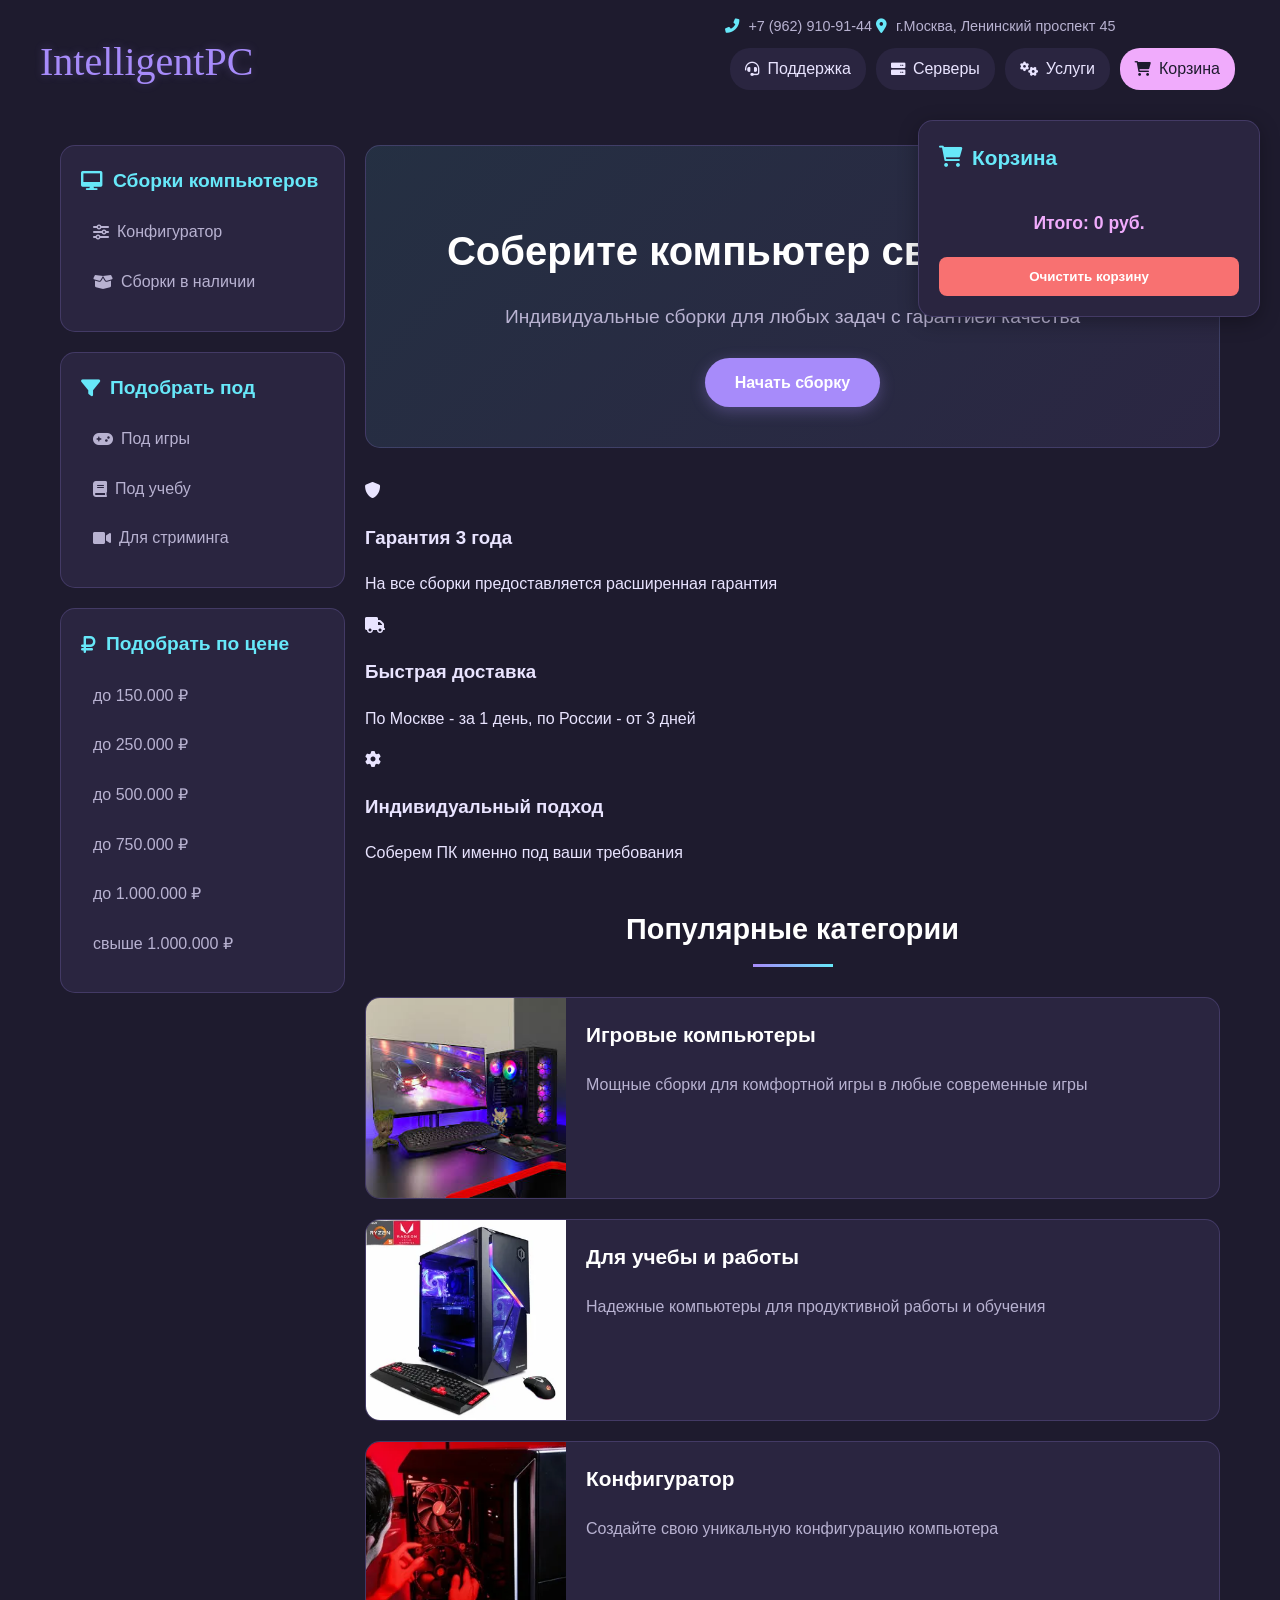
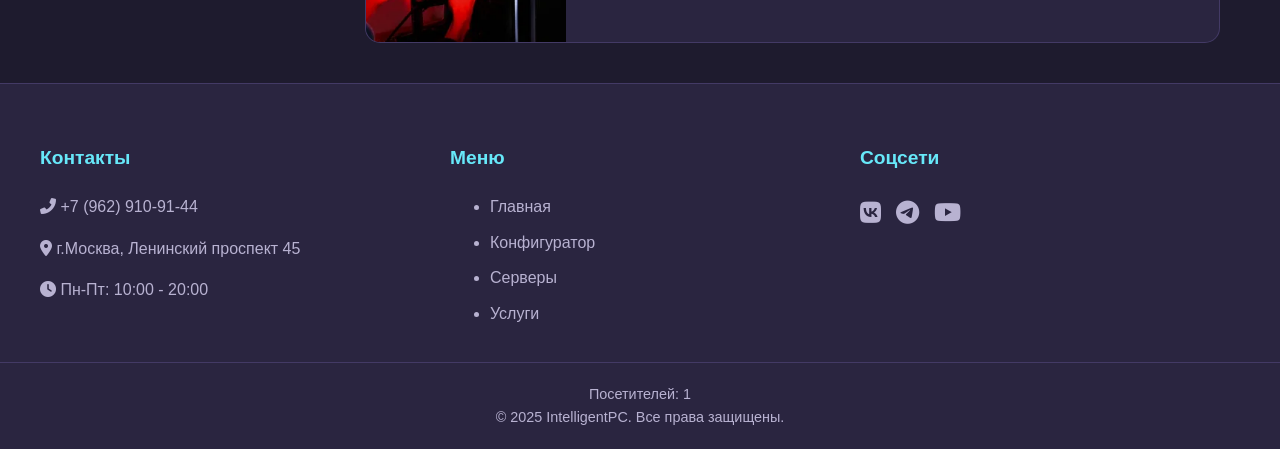
<file: index.html>
<!DOCTYPE html>
<html lang="ru">

<head>
    <meta charset="UTF-8">
    <meta name="viewport" content="width=device-width, initial-scale=1.0">
    <title>IntelligentPC - Сборка компьютеров на заказ</title>
    <link rel="stylesheet" href="style.css">
    <link rel="stylesheet" href="https://cdnjs.cloudflare.com/ajax/libs/font-awesome/6.0.0-beta3/css/all.min.css">
</head>

<body>
    <header>
        <div class="header-container">
            <div class="logo">IntelligentPC</div>
            <div class="header-right">
                <div class="contact-info">
                    <i class="fas fa-phone-alt"></i> +7 (962) 910-91-44
                    <span class="address"><i class="fas fa-map-marker-alt"></i> г.Москва, Ленинский проспект 45</span>
                </div>
                <nav>
                    <a href="support.html"><i class="fas fa-headset"></i> Поддержка</a>
                    <a href="servers.html"><i class="fas fa-server"></i> Серверы</a>
                    <a href="services.html"><i class="fas fa-cogs"></i> Услуги</a>
                    <a href="#cart" class="cart-link"><i class="fas fa-shopping-cart"></i> Корзина</a>
                </nav>
            </div>
        </div>
    </header>

    <main>
        <div class="left-column">
            <div class="category-block">
                <h3><i class="fas fa-desktop"></i> Сборки компьютеров</h3>
                <ul>
                    <li><a href="config.html"><i class="fas fa-sliders-h"></i> Конфигуратор</a></li>
                    <li><a href="sborki v nalichii.html"><i class="fas fa-box-open"></i> Сборки в наличии</a></li>
                </ul>
            </div>

            <div class="category-block">
                <h3><i class="fas fa-filter"></i> Подобрать под</h3>
                <ul>
                    <li><a href="gaming.html"><i class="fas fa-gamepad"></i> Под игры</a></li>
                    <li><a href="school.html"><i class="fas fa-book"></i> Под учебу</a></li>
                    <li><a href="streaming.html"><i class="fas fa-video"></i> Для стриминга</a></li>
                </ul>
            </div>

            <div class="category-block">
                <h3><i class="fas fa-ruble-sign"></i> Подобрать по цене</h3>
                <ul>
                    <li><a href="upto150k.html">до 150.000 ₽</a></li>
                    <li><a href="upto250k.html">до 250.000 ₽</a></li>
                    <li><a href="upto500k.html">до 500.000 ₽</a></li>
                    <li><a href="upto750k.html">до 750.000 ₽</a></li>
                    <li><a href="upto1m.html">до 1.000.000 ₽</a></li>
                    <li><a href="overto1m.html">свыше 1.000.000 ₽</a></li>
                </ul>
            </div>
        </div>

        <div class="right-column">
            <section class="hero">
                <h1>Соберите компьютер своей мечты</h1>
                <p>Индивидуальные сборки для любых задач с гарантией качества</p>
                <a href="config.html" class="cta-button">Начать сборку</a>
            </section>

            <section class="features">
                <div class="feature-card">
                    <i class="fas fa-shield-alt"></i>
                    <h3>Гарантия 3 года</h3>
                    <p>На все сборки предоставляется расширенная гарантия</p>
                </div>
                <div class="feature-card">
                    <i class="fas fa-truck"></i>
                    <h3>Быстрая доставка</h3>
                    <p>По Москве - за 1 день, по России - от 3 дней</p>
                </div>
                <div class="feature-card">
                    <i class="fas fa-cog"></i>
                    <h3>Индивидуальный подход</h3>
                    <p>Соберем ПК именно под ваши требования</p>
                </div>
            </section>

            <div class="services-block">
                <h2 class="section-title">Популярные категории</h2>
                <a href="gaming.html" class="service-item-link">
                    <div class="service-item">
                        <img src="pic/aligator.png" alt="Для игр">
                        <div class="service-info">
                            <h3>Игровые компьютеры</h3>
                            <p>Мощные сборки для комфортной игры в любые современные игры</p>
                        </div>
                    </div>
                </a>
                <a href="school.html" class="service-item-link">
                    <div class="service-item">
                        <img src="pic/forhome.png" alt="Для учебы">
                        <div class="service-info">
                            <h3>Для учебы и работы</h3>
                            <p>Надежные компьютеры для продуктивной работы и обучения</p>
                        </div>
                    </div>
                </a>
                <a href="config.html" class="service-item-link">
                    <div class="service-item">
                        <img src="pic/confindex.png" alt="Настройка конфигурации">
                        <div class="service-info">
                            <h3>Конфигуратор</h3>
                            <p>Создайте свою уникальную конфигурацию компьютера</p>
                        </div>
                    </div>
                </a>
            </div>
        </div>

        <!-- Корзина -->
        <aside id="cart">
            <h2><i class="fas fa-shopping-cart"></i> Корзина</h2>
            <ul id="cart-items">
                <!-- Здесь будут добавляться товары -->
            </ul>
            <div id="cart-total">
                Итого: 0 руб.
            </div>
            <button id="clear-cart-button">Очистить корзину</button>
        </aside>
    </main>

    <footer>
        <div class="footer-content">
            <div class="footer-section">
                <h3>Контакты</h3>
                <p><i class="fas fa-phone-alt"></i> +7 (962) 910-91-44</p>
                <p><i class="fas fa-map-marker-alt"></i> г.Москва, Ленинский проспект 45</p>
                <p><i class="fas fa-clock"></i> Пн-Пт: 10:00 - 20:00</p>
            </div>
            <div class="footer-section">
                <h3>Меню</h3>
                <ul>
                    <li><a href="index.html">Главная</a></li>
                    <li><a href="config.html">Конфигуратор</a></li>
                    <li><a href="servers.html">Серверы</a></li>
                    <li><a href="services.html">Услуги</a></li>
                </ul>
            </div>
            <div class="footer-section">
                <h3>Соцсети</h3>
                <div class="social-links">
                    <a href="#"><i class="fab fa-vk"></i></a>
                    <a href="https://t.me/magnoliagod"><i class="fab fa-telegram"></i></a>
                    <a href="#"><i class="fab fa-youtube"></i></a>
                </div>
            </div>
        </div>
        <div class="footer-bottom">
            <div id="counter">Количество посещений: Загрузка...</div>
            <div class="copyright">© 2025 IntelligentPC. Все права защищены.</div>
        </div>
    </footer>

    <script src="app.js"></script>
    <script>
        // Счетчик посещений
        let visitCount = localStorage.getItem('visitCount');
        if (!visitCount) visitCount = 1;
        else visitCount = parseInt(visitCount) + 1;
        localStorage.setItem('visitCount', visitCount);
        document.getElementById('counter').textContent = `Посетителей: ${visitCount}`;
    </script>
</body>

</html>
</file>
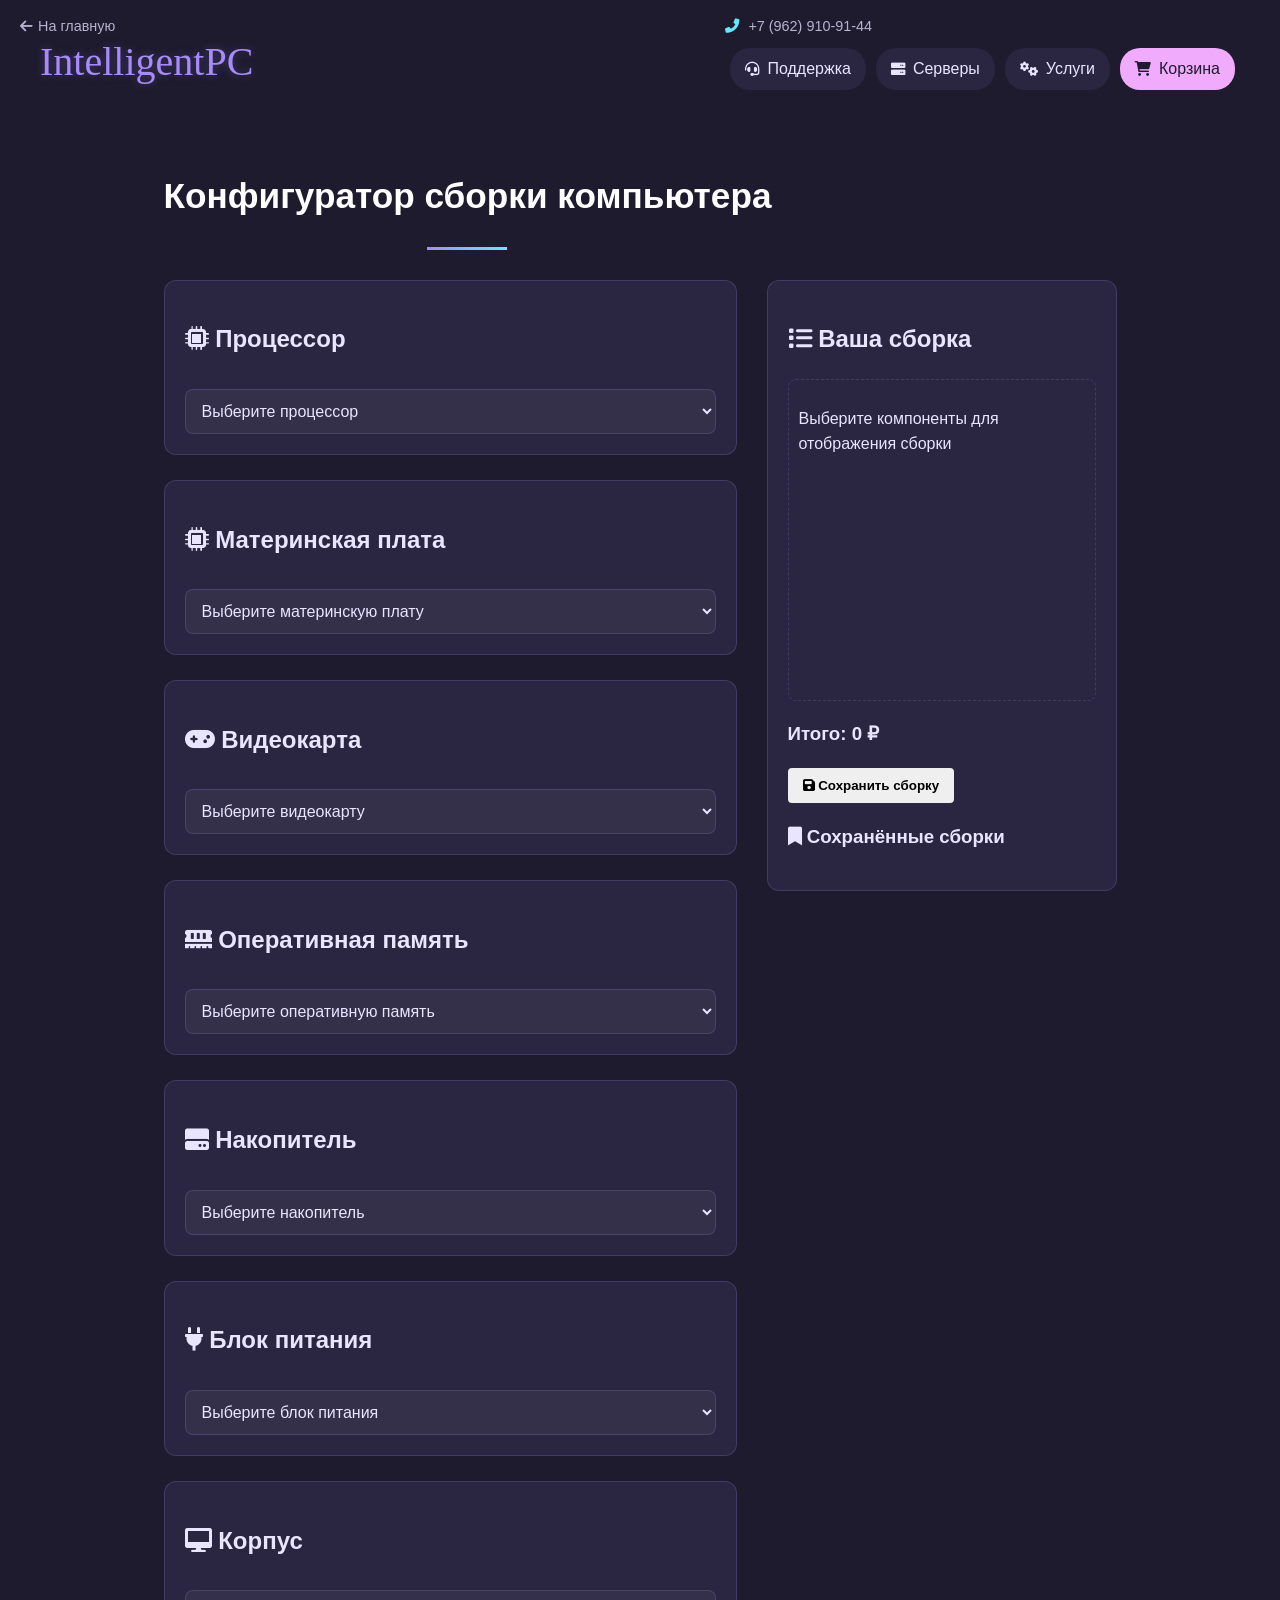
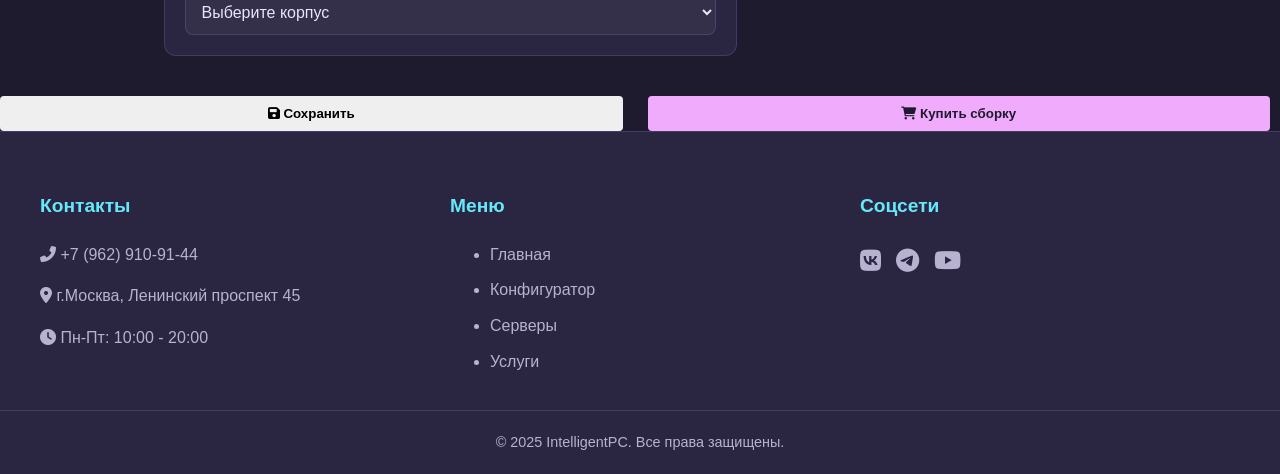
<file: config.html>
<!DOCTYPE html>
<html lang="ru">
<head>
    <meta charset="UTF-8">
    <meta name="viewport" content="width=device-width, initial-scale=1.0">
    <title>Конфигуратор ПК - IntelligentPC</title>
    <link rel="stylesheet" href="style.css">
    <link rel="stylesheet" href="https://cdnjs.cloudflare.com/ajax/libs/font-awesome/6.0.0-beta3/css/all.min.css">
</head>

<body>
    <header>
        <div class="back-to-home">
            <a href="index.html"><i class="fas fa-arrow-left"></i> На главную</a>
        </div>
        <div class="header-container">
            <div class="logo">IntelligentPC</div>
            <div class="header-right">
                <div class="contact-info">
                    <i class="fas fa-phone-alt"></i> +7 (962) 910-91-44
                </div>
                <nav>
                    <a href="support.html"><i class="fas fa-headset"></i> Поддержка</a>
                    <a href="servers.html"><i class="fas fa-server"></i> Серверы</a>
                    <a href="services.html"><i class="fas fa-cogs"></i> Услуги</a>
                    <a href="#cart" class="cart-link"><i class="fas fa-shopping-cart"></i> Корзина</a>
                </nav>
            </div>
        </div>
    </header>

 

    <div class="container">
        <h1 class="page-title">Конфигуратор сборки компьютера</h1>
        
        <div class="configurator">
            <div class="components-section">
                <div class="component-category">
                    <h2><i class="fas fa-microchip"></i> Процессор</h2>
                    <select id="cpu-select">
                        <option value="" disabled selected>Выберите процессор</option>
                        <!-- Опции будут заполняться через JS -->
                    </select>
                </div>

                <div class="component-category">
                    <h2><i class="fas fa-microchip"></i> Материнская плата</h2>
                    <select id="mobo-select">
                        <option value="" disabled selected>Выберите материнскую плату</option>
                    </select>
                </div>

                <div class="component-category">
                    <h2><i class="fas fa-gamepad"></i> Видеокарта</h2>
                    <select id="gpu-select">
                        <option value="" disabled selected>Выберите видеокарту</option>
                    </select>
                </div>

                <div class="component-category">
                    <h2><i class="fas fa-memory"></i> Оперативная память</h2>
                    <select id="ram-select">
                        <option value="" disabled selected>Выберите оперативную память</option>
                    </select>
                </div>

                <div class="component-category">
                    <h2><i class="fas fa-hdd"></i> Накопитель</h2>
                    <select id="storage-select">
                        <option value="" disabled selected>Выберите накопитель</option>
                    </select>
                </div>

                <div class="component-category">
                    <h2><i class="fas fa-plug"></i> Блок питания</h2>
                    <select id="psu-select">
                        <option value="" disabled selected>Выберите блок питания</option>
                    </select>
                </div>

                <div class="component-category">
                    <h2><i class="fas fa-desktop"></i> Корпус</h2>
                    <select id="case-select">
                        <option value="" disabled selected>Выберите корпус</option>
                    </select>
                </div>
            </div>

            <div class="summary-section">
                <h2><i class="fas fa-list"></i> Ваша сборка</h2>
                <div id="build-summary">
                    <p>Выберите компоненты для отображения сборки</p>
                </div>
                <div class="total-price">
                    <h3>Итого: <span id="total-price">0</span> ₽</h3>
                </div>
                <button id="save-build"><i class="fas fa-save"></i> Сохранить сборку</button>
                <div id="saved-builds">
                    <h3><i class="fas fa-bookmark"></i> Сохранённые сборки</h3>
                    <ul id="saved-builds-list"></ul>
                </div>
            </div>
        </div>
    </div>
    <div class="summary-actions">
    <button id="save-build"><i class="fas fa-save"></i> Сохранить</button>
    <button id="buy-build" class="buy-button"><i class="fas fa-shopping-cart"></i> Купить сборку</button>
</div>

    <footer>
        <div class="footer-content">
            <div class="footer-section">
                <h3>Контакты</h3>
                <p><i class="fas fa-phone-alt"></i> +7 (962) 910-91-44</p>
                <p><i class="fas fa-map-marker-alt"></i> г.Москва, Ленинский проспект 45</p>
                <p><i class="fas fa-clock"></i> Пн-Пт: 10:00 - 20:00</p>
            </div>
            <div class="footer-section">
                <h3>Меню</h3>
                <ul>
                    <li><a href="index.html">Главная</a></li>
                    <li><a href="config.html">Конфигуратор</a></li>
                    <li><a href="servers.html">Серверы</a></li>
                    <li><a href="services.html">Услуги</a></li>
                </ul>
            </div>
            <div class="footer-section">
                <h3>Соцсети</h3>
                <div class="social-links">
                    <a href="#"><i class="fab fa-vk"></i></a>
                    <a href="#"><i class="fab fa-telegram"></i></a>
                    <a href="#"><i class="fab fa-youtube"></i></a>
                </div>
            </div>
        </div>
        <div class="footer-bottom">
            <div class="copyright">© 2025 IntelligentPC. Все права защищены.</div>
        </div>
    </footer>

    <script src="config.js"></script>
</body>
</html>
</file>
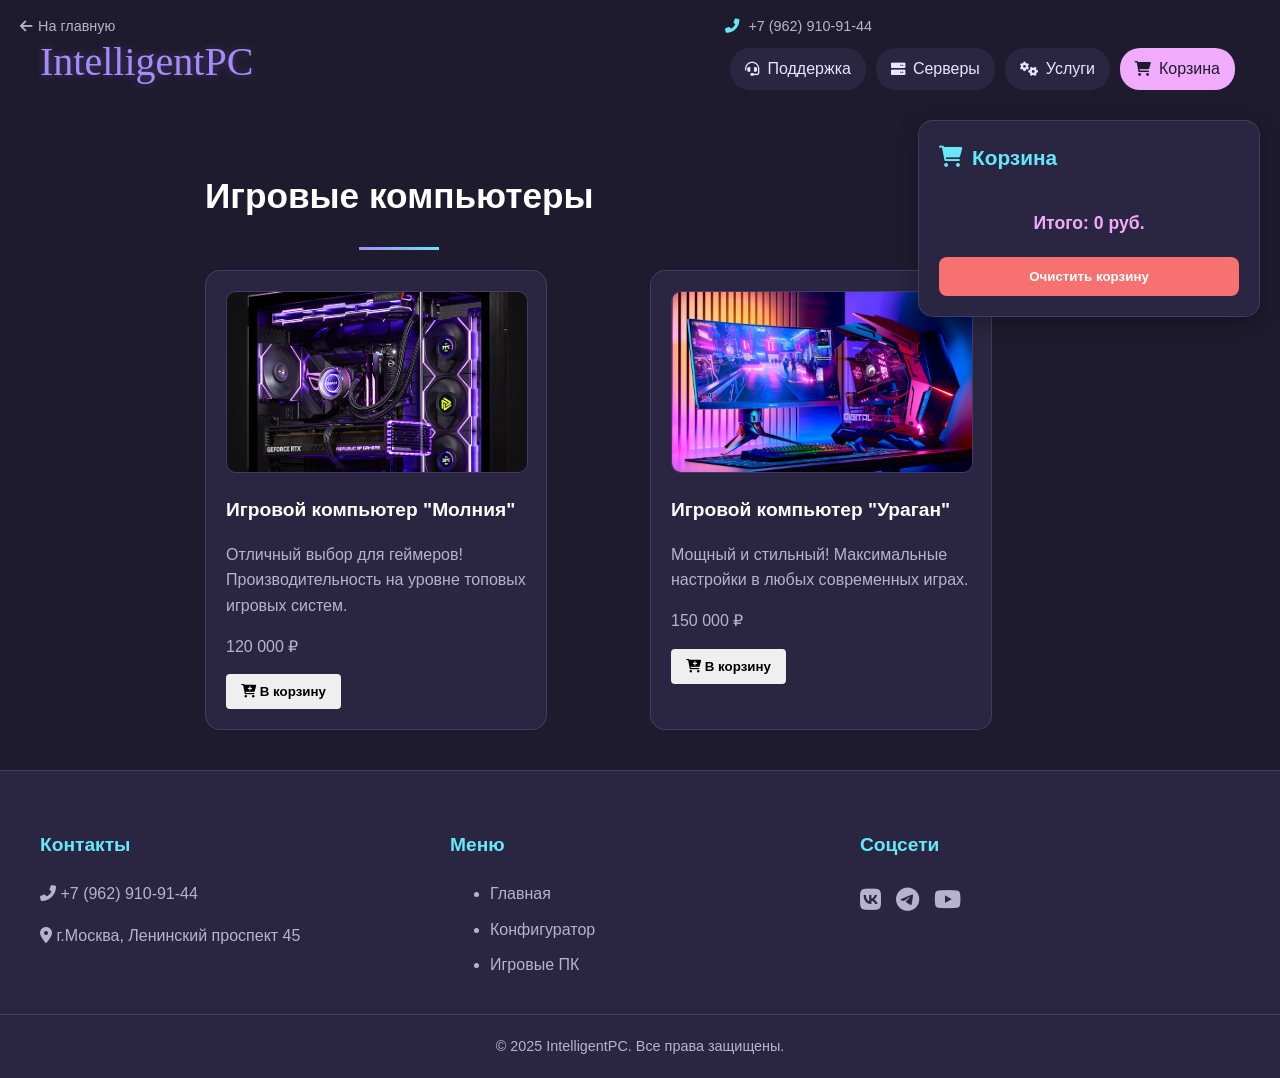
<file: gaming.html>
<!DOCTYPE html>
<html lang="ru">
<head>
    <meta charset="UTF-8">
    <meta name="viewport" content="width=device-width, initial-scale=1.0">
    <title>Игровые компьютеры - IntelligentPC</title>
    <link rel="stylesheet" href="style.css">
    <link rel="stylesheet" href="https://cdnjs.cloudflare.com/ajax/libs/font-awesome/6.0.0-beta3/css/all.min.css">
</head>
<body>
    <header>
        <div class="back-to-home">
            <a href="index.html"><i class="fas fa-arrow-left"></i> На главную</a>
        </div>
        <div class="header-container">
            <div class="logo">IntelligentPC</div>
            <div class="header-right">
                <div class="contact-info">
                    <i class="fas fa-phone-alt"></i> +7 (962) 910-91-44
                </div>
                <nav>
                    <a href="support.html"><i class="fas fa-headset"></i> Поддержка</a>
                    <a href="servers.html"><i class="fas fa-server"></i> Серверы</a>
                    <a href="services.html"><i class="fas fa-cogs"></i> Услуги</a>
                    <a href="#cart" class="cart-link"><i class="fas fa-shopping-cart"></i> Корзина</a>
                </nav>
            </div>
        </div>
    </header>

    <main>
        <div class="right-column">
            <h1 class="page-title">Игровые компьютеры</h1>
            
            <div class="product-list">
                <div class="product-card">
                    <img src="pic/hyperpc-dynamic-evo-rgb-black.png" alt="Игровой компьютер 1">
                    <h3>Игровой компьютер "Молния"</h3>
                    <p>Отличный выбор для геймеров! Производительность на уровне топовых игровых систем.</p>
                    <p class="price">120 000 ₽</p>
                    <button data-id="gaming-1" data-name="Игровой компьютер 'Молния'" data-price="120000">
                        <i class="fas fa-cart-plus"></i> В корзину
                    </button>
                </div>
            
                <div class="product-card">
                    <img src="pic/875d57be750dcfdacc84da705edc5c65.png" alt="Игровой компьютер 2">
                    <h3>Игровой компьютер "Ураган"</h3>
                    <p>Мощный и стильный! Максимальные настройки в любых современных играх.</p>
                    <p class="price">150 000 ₽</p>
                    <button data-id="gaming-2" data-name="Игровой компьютер 'Ураган'" data-price="150000">
                        <i class="fas fa-cart-plus"></i> В корзину
                    </button>
                </div>
            </div>
        </div>

        <aside id="cart">
            <h2><i class="fas fa-shopping-cart"></i> Корзина</h2>
            <ul id="cart-items">
                <!-- Товары будут добавляться здесь -->
            </ul>
            <div id="cart-total">
                Итого: 0 руб.
            </div>
            <button id="clear-cart-button">Очистить корзину</button>
        </aside>
    </main>

    <footer>
        <div class="footer-content">
            <div class="footer-section">
                <h3>Контакты</h3>
                <p><i class="fas fa-phone-alt"></i> +7 (962) 910-91-44</p>
                <p><i class="fas fa-map-marker-alt"></i> г.Москва, Ленинский проспект 45</p>
            </div>
            <div class="footer-section">
                <h3>Меню</h3>
                <ul>
                    <li><a href="index.html">Главная</a></li>
                    <li><a href="config.html">Конфигуратор</a></li>
                    <li><a href="gaming.html">Игровые ПК</a></li>
                </ul>
            </div>
            <div class="footer-section">
                <h3>Соцсети</h3>
                <div class="social-links">
                    <a href="#"><i class="fab fa-vk"></i></a>
                    <a href="https://t.me/magnoliagod"><i class="fab fa-telegram"></i></a>
                    <a href="#"><i class="fab fa-youtube"></i></a>
                </div>
            </div>
        </div>
        <div class="footer-bottom">
            <div class="copyright">© 2025 IntelligentPC. Все права защищены.</div>
        </div>
    </footer>

    <script src="korzina.js"></script>
</body>
</html>
</file>
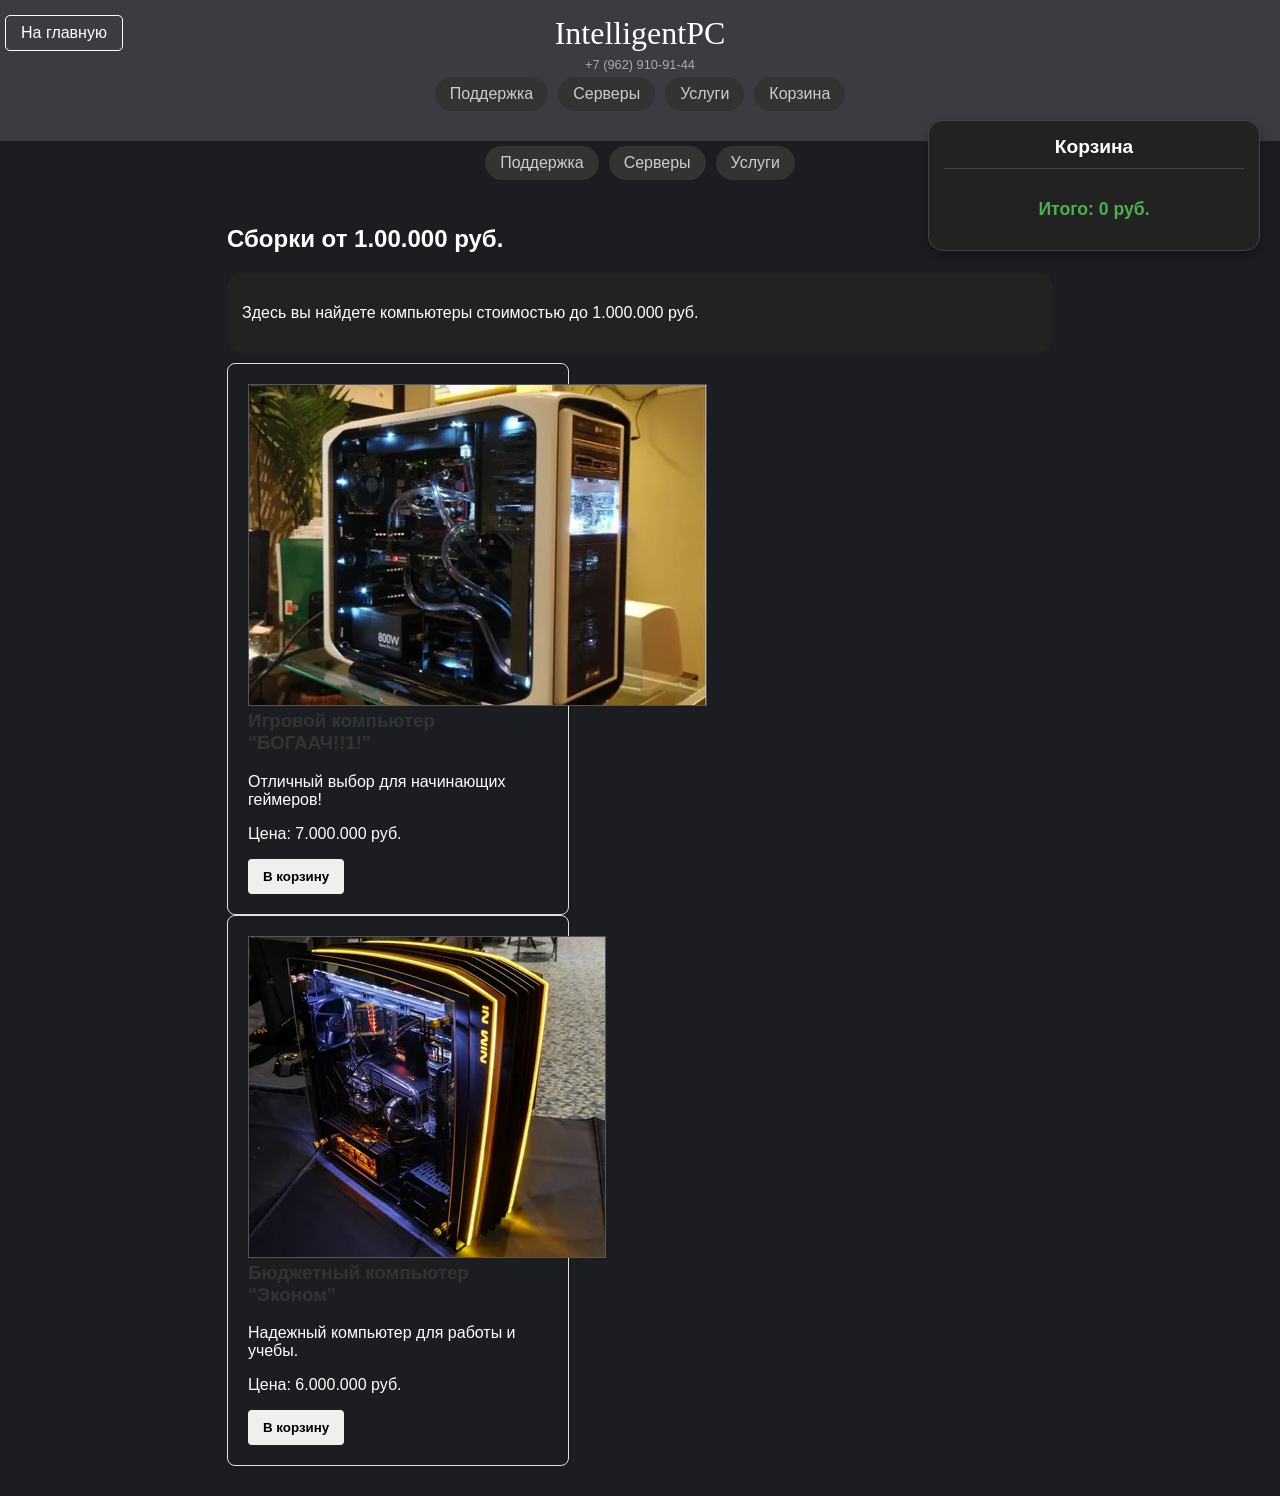
<file: overto1m.html>
<!DOCTYPE html>
<html lang="ru">

<head>
    <meta charset="UTF-8">
    <meta name="viewport" content="width=device-width, initial-scale=1.0">
    <title>Сборки от 1.000.000 руб. - IntelligentPC</title>
    <link rel="stylesheet" href="cartstyle.css">
</head>

<body>
    <header>
        <div class="back-to-home">
            <a href="index.html"><i class="fas fa-arrow-left"></i> На главную</a>
        </div>
        <div class="header-container">
            <div class="logo">IntelligentPC</div>
            <div class="header-right">
                <div class="contact-info">
                    <i class="fas fa-phone-alt"></i> +7 (962) 910-91-44
                </div>
                <nav>
                    <a href="support.html"><i class="fas fa-headset"></i> Поддержка</a>
                    <a href="servers.html"><i class="fas fa-server"></i> Серверы</a>
                    <a href="services.html"><i class="fas fa-cogs"></i> Услуги</a>
                    <a href="#cart" class="cart-link"><i class="fas fa-shopping-cart"></i> Корзина</a>
                </nav>
            </div>
        </div>
    </header>

    <nav>
        <a href="support.html">Поддержка</a>
        <a href="servers.html">Серверы</a>
        <a href="services.html">Услуги</a>
    </nav>

    <main>
        <div class="right-column">
            <h2 class="page-title">Сборки от 1.00.000 руб.</h2>
            <div class="content-section">
                <p>Здесь вы найдете компьютеры стоимостью до 1.000.000 руб.</p>
            </div>

            <div class="product-list">
                <div class="product-card">
                    <img src="pic/over.png" alt="Компьютер 1">
                    <h3>Игровой компьютер "БОГААЧ!!1!"</h3>
                    <p>Отличный выбор для начинающих геймеров!</p>
                    <p>Цена: 7.000.000 руб.</p>
                    <button data-id="over1m-1" data-name="Игровой компьютер 'Лайт'" data-price="7000000">В корзину</button>
                </div>

                <div class="product-card">
                    <img src="pic/over2.png" alt="Компьютер 2">
                    <h3>Бюджетный компьютер "Эконом"</h3>
                    <p>Надежный компьютер для работы и учебы.</p>
                    <p>Цена: 6.000.000 руб.</p>
                    <button data-id="over1m-2" data-name="Бюджетный компьютер 'Эконом'" data-price="6000000">В корзину</button>
                </div>
            </div>
        </div>
    </main>

    <aside id="cart">
        <h2>Корзина</h2>
        <ul id="cart-items">
            <!-- Здесь будут добавляться товары -->
        </ul>
        <div id="cart-total">
            Итого: 0 руб.
        </div>
    </aside>

    <footer></footer>
    <script src="korzina.js"></script>
</body>

</html>
</file>
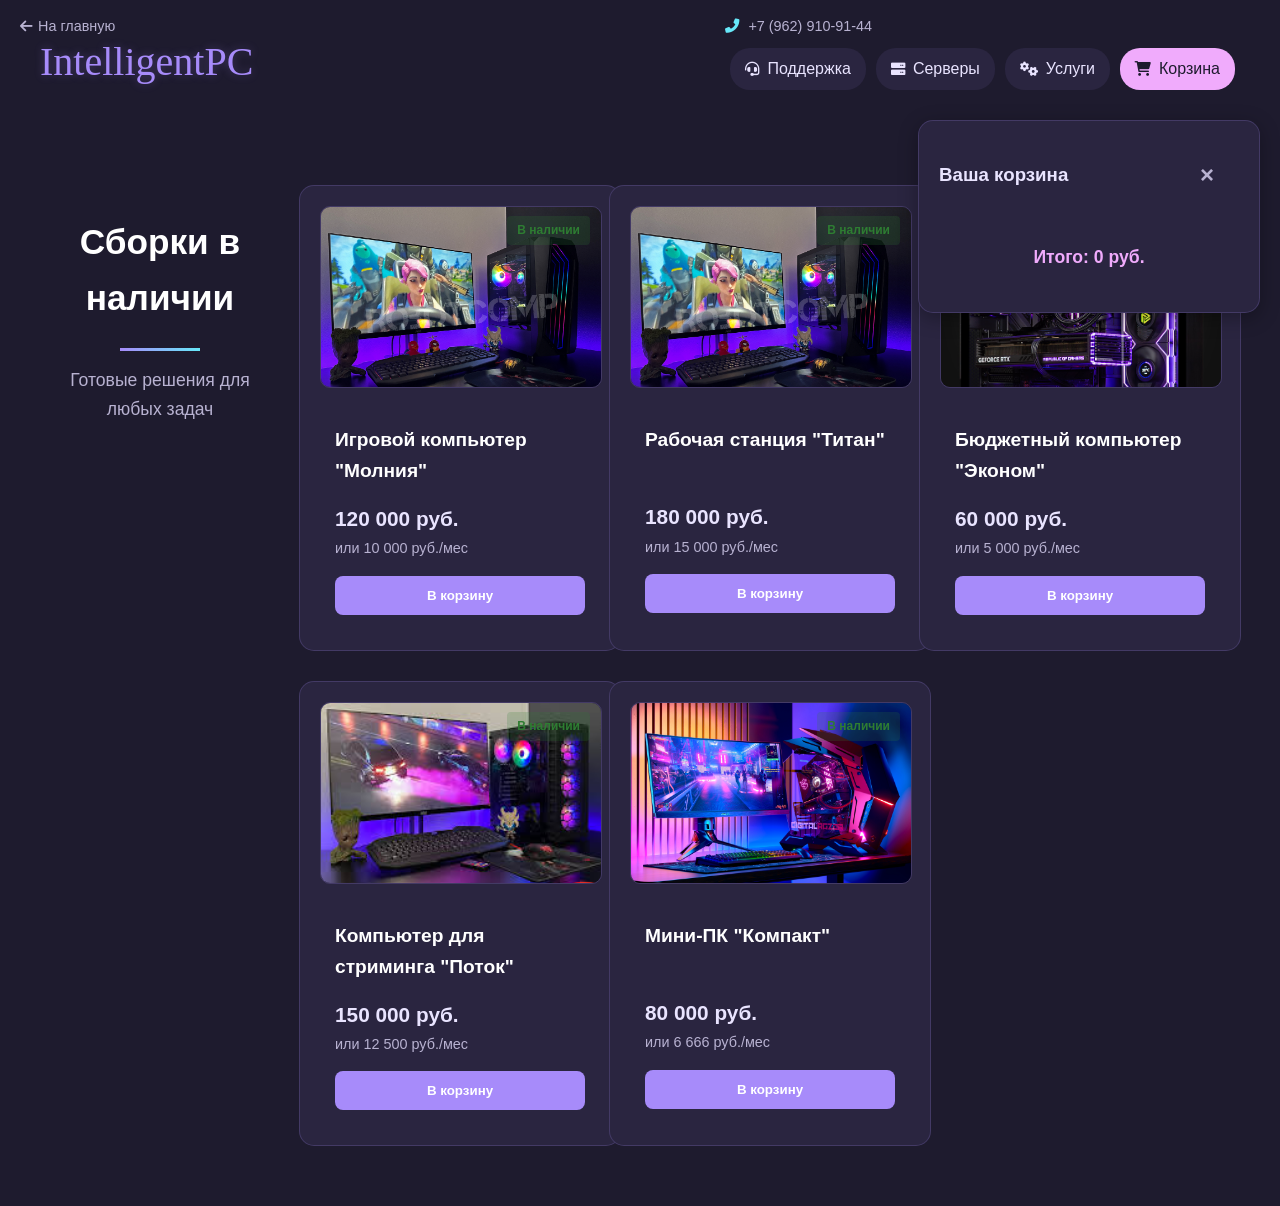
<file: sborki v nalichii.html>
<!DOCTYPE html>
<html lang="ru">
<head>
    <meta charset="UTF-8">
    <meta name="viewport" content="width=device-width, initial-scale=1.0">
    <title>Сборки в наличии - IntelligentPC</title>
    <link rel="stylesheet" href="https://cdnjs.cloudflare.com/ajax/libs/font-awesome/6.0.0/css/all.min.css">
    <link rel="stylesheet" href="style.css">
</head>
<body>
    <header>
        <div class="back-to-home">
            <a href="index.html"><i class="fas fa-arrow-left"></i> На главную</a>
        </div>
        <div class="header-container">
            <div class="logo">IntelligentPC</div>
            <div class="header-right">
                <div class="contact-info">
                    <i class="fas fa-phone-alt"></i> +7 (962) 910-91-44
                </div>
                <nav>
                    <a href="support.html"><i class="fas fa-headset"></i> Поддержка</a>
                    <a href="servers.html"><i class="fas fa-server"></i> Серверы</a>
                    <a href="services.html"><i class="fas fa-cogs"></i> Услуги</a>
                    <a href="#cart" class="cart-link"><i class="fas fa-shopping-cart"></i> Корзина</a>
                </nav>
            </div>
        </div>
    </header>

    <div class="cart-sidebar" id="cart">
        <div class="cart-header">
            <h3>Ваша корзина</h3>
            <button class="close-cart">&times;</button>
        </div>
        <ul class="cart-items" id="cart-items"></ul>
        <div class="cart-total" id="cart-total">Итого: 0 руб.</div>
        <button id="clear-cart-button" class="clear-cart" style="display: none;">
            Очистить корзину
        </button>
    </div>
<div class="content-wrapper">
    <main class="prebuilt-page">
        <div class="page-header">
            <h2 class="page-title">Сборки в наличии</h2>
            <div class="page-description">Готовые решения для любых задач</div>
        </div>
        
        <div class="products-container">
            <div class="products-grid">
                <div class="product-card">
                    <div class="product-image-container">
                        <img src="pic/2-3.jpg" alt="Игровой компьютер Молния" class="product-image">
                        <div class="availability in-stock">В наличии</div>
                    </div>
                    <div class="product-info">
                        <h3 class="product-title">Игровой компьютер "Молния"</h3>
                        <div class="price-container">
                            <span class="main-price">120 000 руб.</span>
                            <span class="installment">или 10 000 руб./мес</span>
                        </div>
                        <button class="buy-btn" 
                                data-id="prebuilt-1" 
                                data-name="Игровой компьютер 'Молния'" 
                                data-price="120000">
                            В корзину
                        </button>
                    </div>
                </div>

                <div class="product-card">
                    <div class="product-image-container">
                        <img src="pic/2-3.jpg" alt="Рабочая станция Титан" class="product-image">
                        <div class="availability in-stock">В наличии</div>
                    </div>
                    <div class="product-info">
                        <h3 class="product-title">Рабочая станция "Титан"</h3>
                        <div class="price-container">
                            <span class="main-price">180 000 руб.</span>
                            <span class="installment">или 15 000 руб./мес</span>
                        </div>
                        <button class="buy-btn" 
                                data-id="prebuilt-2" 
                                data-name="Рабочая станция 'Титан'" 
                                data-price="180000">
                            В корзину
                        </button>
                    </div>
                </div>

                <div class="product-card">
                    <div class="product-image-container">
                        <img src="pic/hyperpc-dynamic-evo-rgb-black.png" alt="Бюджетный компьютер Эконом" class="product-image">
                        <div class="availability in-stock">В наличии</div>
                    </div>
                    <div class="product-info">
                        <h3 class="product-title">Бюджетный компьютер "Эконом"</h3>
                        <div class="price-container">
                            <span class="main-price">60 000 руб.</span>
                            <span class="installment">или 5 000 руб./мес</span>
                        </div>
                        <button class="buy-btn" 
                                data-id="prebuilt-3" 
                                data-name="Бюджетный компьютер 'Эконом'" 
                                data-price="60000">
                            В корзину
                        </button>
                    </div>
                </div>

                <div class="product-card">
                    <div class="product-image-container">
                        <img src="pic/aligator.png" alt="Компьютер для стриминга Поток" class="product-image">
                        <div class="availability in-stock">В наличии</div>
                    </div>
                    <div class="product-info">
                        <h3 class="product-title">Компьютер для стриминга "Поток"</h3>
                        <div class="price-container">
                            <span class="main-price">150 000 руб.</span>
                            <span class="installment">или 12 500 руб./мес</span>
                        </div>
                        <button class="buy-btn" 
                                data-id="prebuilt-4" 
                                data-name="Компьютер для стриминга 'Поток'" 
                                data-price="150000">
                            В корзину
                        </button>
                    </div>
                </div>

                <div class="product-card">
                    <div class="product-image-container">
                        <img src="pic/875d57be750dcfdacc84da705edc5c65.png" alt="Мини-ПК Компакт" class="product-image">
                        <div class="availability in-stock">В наличии</div>
                    </div>
                    <div class="product-info">
                        <h3 class="product-title">Мини-ПК "Компакт"</h3>
                        <div class="price-container">
                            <span class="main-price">80 000 руб.</span>
                            <span class="installment">или 6 666 руб./мес</span>
                        </div>
                        <button class="buy-btn" 
                                data-id="prebuilt-5" 
                                data-name="Мини-ПК 'Компакт'" 
                                data-price="80000">
                            В корзину
                        </button>
                    </div>
                </div>
            </div>
        </div>
    </main>
    </div>

    <script>
        document.getElementById('cart-toggle').addEventListener('click', (e) => {
            e.preventDefault();
            document.getElementById('cart').classList.add('active');
        });

        document.querySelector('.close-cart').addEventListener('click', () => {
            document.getElementById('cart').classList.remove('active');
        });
    </script>
    <script src="korzina.js"></script>
</body>
</html>
</file>
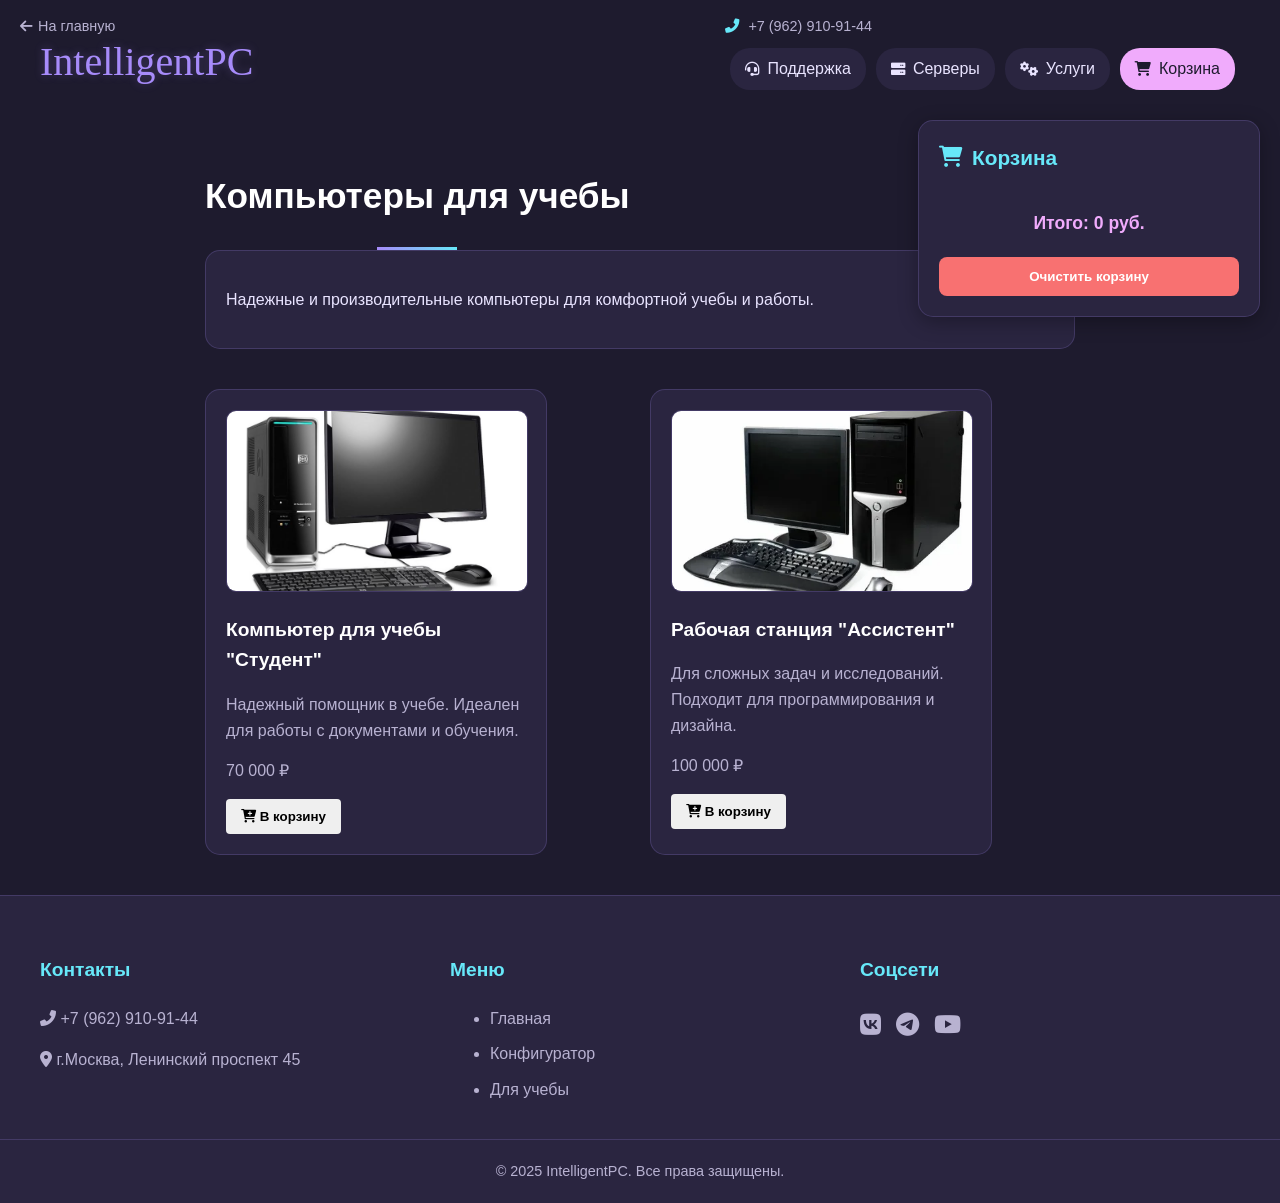
<file: school.html>
<!DOCTYPE html>
<html lang="ru">
<head>
    <meta charset="UTF-8">
    <meta name="viewport" content="width=device-width, initial-scale=1.0">
    <title>Компьютеры для учебы - IntelligentPC</title>
    <link rel="stylesheet" href="style.css">
    <link rel="stylesheet" href="https://cdnjs.cloudflare.com/ajax/libs/font-awesome/6.0.0-beta3/css/all.min.css">
</head>
<body>
    <header>
        <div class="back-to-home">
            <a href="index.html"><i class="fas fa-arrow-left"></i> На главную</a>
        </div>
        <div class="header-container">
            <div class="logo">IntelligentPC</div>
            <div class="header-right">
                <div class="contact-info">
                    <i class="fas fa-phone-alt"></i> +7 (962) 910-91-44
                </div>
                <nav>
                    <a href="support.html"><i class="fas fa-headset"></i> Поддержка</a>
                    <a href="servers.html"><i class="fas fa-server"></i> Серверы</a>
                    <a href="services.html"><i class="fas fa-cogs"></i> Услуги</a>
                    <a href="#cart" class="cart-link"><i class="fas fa-shopping-cart"></i> Корзина</a>
                </nav>
            </div>
        </div>
    </header>

    <main>
        <div class="right-column">
            <h1 class="page-title">Компьютеры для учебы</h1>
            
            <div class="content-section">
                <p>Надежные и производительные компьютеры для комфортной учебы и работы.</p>
            </div>

            <div class="product-list">
                <div class="product-card">
                    <img src="pic/school1.png" alt="Компьютер для учебы 1">
                    <h3>Компьютер для учебы "Студент"</h3>
                    <p>Надежный помощник в учебе. Идеален для работы с документами и обучения.</p>
                    <p class="price">70 000 ₽</p>
                    <button data-id="school-1" data-name="Компьютер для учебы 'Студент'" data-price="70000">
                        <i class="fas fa-cart-plus"></i> В корзину
                    </button>
                </div>

                <div class="product-card">
                    <img src="pic/school2.png" alt="Компьютер для учебы 2">
                    <h3>Рабочая станция "Ассистент"</h3>
                    <p>Для сложных задач и исследований. Подходит для программирования и дизайна.</p>
                    <p class="price">100 000 ₽</p>
                    <button data-id="school-2" data-name="Рабочая станция 'Ассистент'" data-price="100000">
                        <i class="fas fa-cart-plus"></i> В корзину
                    </button>
                </div>
            </div>
        </div>

        <aside id="cart">
            <h2><i class="fas fa-shopping-cart"></i> Корзина</h2>
            <ul id="cart-items">
                <!-- Товары будут добавляться здесь -->
            </ul>
            <div id="cart-total">
                Итого: 0 руб.
            </div>
            <button id="clear-cart-button">Очистить корзину</button>
        </aside>
    </main>

    <footer>
        <div class="footer-content">
            <div class="footer-section">
                <h3>Контакты</h3>
                <p><i class="fas fa-phone-alt"></i> +7 (962) 910-91-44</p>
                <p><i class="fas fa-map-marker-alt"></i> г.Москва, Ленинский проспект 45</p>
            </div>
            <div class="footer-section">
                <h3>Меню</h3>
                <ul>
                    <li><a href="index.html">Главная</a></li>
                    <li><a href="config.html">Конфигуратор</a></li>
                    <li><a href="school.html">Для учебы</a></li>
                </ul>
            </div>
            <div class="footer-section">
                <h3>Соцсети</h3>
                <div class="social-links">
                    <a href="#"><i class="fab fa-vk"></i></a>
                    <a href="https://t.me/magnoliagod"><i class="fab fa-telegram"></i></a>
                    <a href="#"><i class="fab fa-youtube"></i></a>
                </div>
            </div>
        </div>
        <div class="footer-bottom">
            <div class="copyright">© 2025 IntelligentPC. Все права защищены.</div>
        </div>
    </footer>

    <script src="korzina.js"></script>
</body>
</html>
</file>
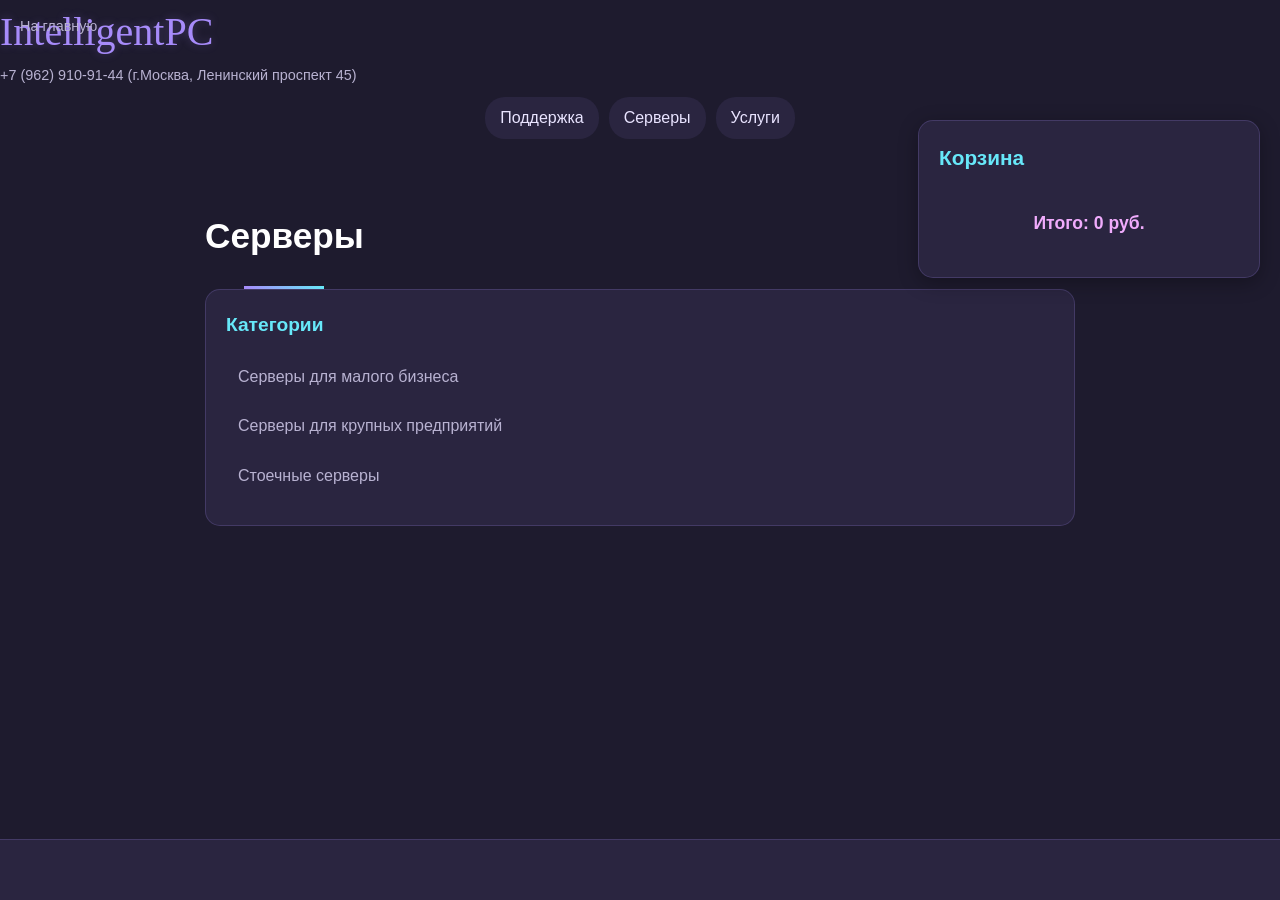
<file: servers.html>
<!DOCTYPE html>
<html lang="ru">

<head>
    <meta charset="UTF-8">
    <meta name="viewport" content="width=device-width, initial-scale=1.0">
    <title>Серверы - IntelligentPC</title>
    <link rel="stylesheet" href="style.css">
</head>

<body>
    <header>
        <div class="back-to-home">
            <a href="index.html">На главную</a>
        </div>
        <div class="logo">IntelligentPC</div>
        <div class="contact-info">
            <span class="phone">+7 (962) 910-91-44 (г.Москва, Ленинский проспект 45)</span>
        </div>
    </header>

    <nav>
        <a href="support.html">Поддержка</a>
        <a href="servers.html">Серверы</a>
        <a href="services.html">Услуги</a>    
    </nav>

    <main>
        <div class="right-column">
            <h2 class="page-title">Серверы</h2>

            <div class="category-block">
                <h3>Категории</h3>
                <ul>
                    <li><a href="small_business_servers.html">Серверы для малого бизнеса</a></li>
                    <li><a href="large_enterprises_servers.html">Серверы для крупных предприятий</a></li>
                    <li><a href="rack_servers.html">Стоечные серверы</a></li>
                </ul>
            </div>

        </div>
    </main>

    <aside id="cart">
        <h2>Корзина</h2>
        <ul id="cart-items">
            <!-- Здесь будут добавляться товары -->
        </ul>
        <div id="cart-total">
            Итого: 0 руб.
        </div>
    </aside>

    <footer></footer>
    <script src="app.js"></script>
</body>

</html>
</file>
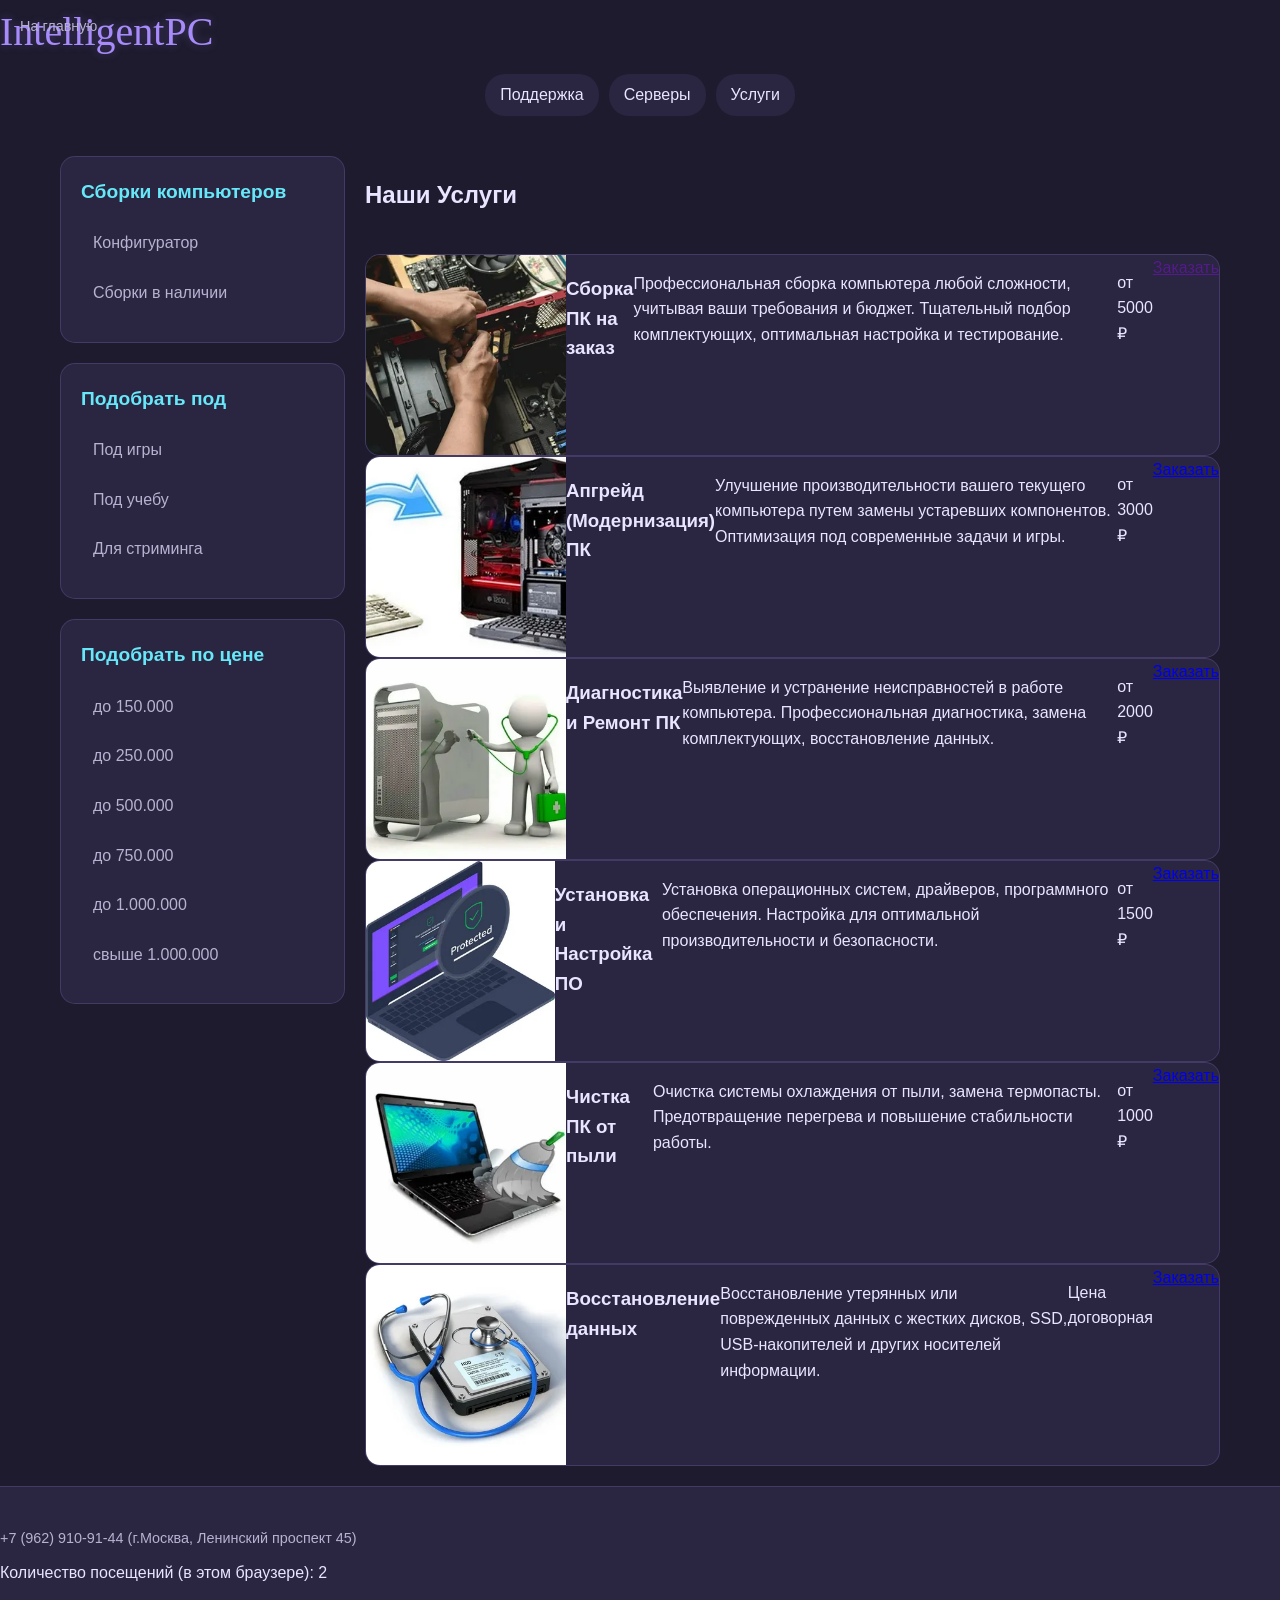
<file: services.html>
<!DOCTYPE html>
<html lang="ru">

<head>
    <meta charset="UTF-8">
    <meta name="viewport" content="width=device-width, initial-scale=1.0">
    <title>Услуги - IntelligentPC</title>
    <link rel="stylesheet" href="style.css">
</head>

<body>

    <header>
        <div class="back-to-home">
            <a href="index.html">На главную</a>
            </div>
        <div class="logo">IntelligentPC</div>
        <div class="contact-info">
            <!-- Контактная информация может быть здесь -->
        </div>
    </header>

    <nav>
        <a href="support.html">Поддержка</a>
        <a href="servers.html">Серверы</a>
        <a href="services.html">Услуги</a>

    </nav>

    <main>
        <div class="left-column">
            <div class="category-block">
                <h3>Сборки компьютеров</h3>
                <ul>
                    <li><a href="config.html">Конфигуратор</a></li>
                    <li><a href="sborki v nalichii.html">Сборки в наличии</a></li>
                </ul>
            </div>

            <div class="category-block">
                <h3>Подобрать под</h3>
                <ul>
                    <li><a href="gaming.html">Под игры</a></li>
                    <li><a href="school.html">Под учебу</a></li>
                    <li><a href="streaming.html">Для стриминга</a></li>
                </ul>
            </div>

            <div class="category-block">
                <h3>Подобрать по цене</h3>
                <ul>
                    <li><a href="upto150k.html">до 150.000</a></li>
                    <li><a href="upto250k.html">до 250.000</a></li>
                    <li><a href="upto500k.html">до 500.000</a></li>
                    <li><a href="upto750k.html">до 750.000</a></li>
                    <li><a href="upto1m.html">до 1.000.000</a></li>
                    <li><a href="overto1m.html">свыше 1.000.000</a></li>
                </ul>
            </div>
        </div>

        <div class="right-column">
            <h2>Наши Услуги</h2>
            <div class="services-block">
                <div class="service-item">
                    <img src="pic/sborka.png" alt="Сборка ПК">
                    <h3>Сборка ПК на заказ</h3>
                    <p>Профессиональная сборка компьютера любой сложности, учитывая ваши требования и бюджет.  Тщательный подбор комплектующих, оптимальная настройка и тестирование.</p>
                    <span class="price">от 5000 ₽</span>
                    <a href="" class="order-button">Заказать</a>
                </div>

                <div class="service-item">
                    <img src="pic/upgrade.png" alt="Апгрейд ПК">
                    <h3>Апгрейд (Модернизация) ПК</h3>
                    <p>Улучшение производительности вашего текущего компьютера путем замены устаревших компонентов.  Оптимизация под современные задачи и игры.</p>
                    <span class="price">от 3000 ₽</span>
                    <a href="#" class="order-button">Заказать</a>
                </div>

                <div class="service-item">
                    <img src="pic/diag.png" alt="Диагностика ПК">
                    <h3>Диагностика и Ремонт ПК</h3>
                    <p>Выявление и устранение неисправностей в работе компьютера.  Профессиональная диагностика, замена комплектующих, восстановление данных.</p>
                    <span class="price">от 2000 ₽</span>
                    <a href="#" class="order-button">Заказать</a>
                </div>

                 <div class="service-item">
                    <img src="pic/anti.png" alt="Установка ПО">
                    <h3>Установка и Настройка ПО</h3>
                    <p>Установка операционных систем, драйверов, программного обеспечения.  Настройка для оптимальной производительности и безопасности.</p>
                    <span class="price">от 1500 ₽</span>
                    <a href="#" class="order-button">Заказать</a>
                </div>

                 <div class="service-item">
                    <img src="pic/clean.png" alt="Чистка ПК">
                    <h3>Чистка ПК от пыли</h3>
                    <p>Очистка системы охлаждения от пыли, замена термопасты. Предотвращение перегрева и повышение стабильности работы.</p>
                    <span class="price">от 1000 ₽</span>
                    <a href="#" class="order-button">Заказать</a>
                </div>

                <div class="service-item">
                    <img src="pic/revive.png" alt="Восстановление данных">
                    <h3>Восстановление данных</h3>
                    <p>Восстановление утерянных или поврежденных данных с жестких дисков, SSD, USB-накопителей и других носителей информации.</p>
                    <span class="price">Цена договорная</span>
                    <a href="#" class="order-button">Заказать</a>
                </div>
            </div>
        </div>
    </main>

    <footer>
        <div class="contact-info">
            <span class="phone">+7 (962) 910-91-44 (г.Москва, Ленинский проспект 45)</span>
        </div>
        <div id="counter">Количество посещений: Загрузка...</div>
    </footer>
    <script src="app.js"></script>

    <script>
        let visitCount = localStorage.getItem('visitCount');

        if (!visitCount) {
            visitCount = 1;
        } else {
            visitCount = parseInt(visitCount) + 1;
        }

        localStorage.setItem('visitCount', visitCount);
        document.getElementById('counter').textContent = 'Количество посещений (в этом браузере): ' + visitCount;

        function clearCart() {
            localStorage.removeItem('cartItems');
            const cartItemsList = document.getElementById('cart-items');
            cartItemsList.innerHTML = '';
            updateCartTotal();
        }

        document.addEventListener('DOMContentLoaded', function() {
            const clearCartButton = document.getElementById('clear-cart-button');
            if (clearCartButton) {
                clearCartButton.addEventListener('click', clearCart);
            } else {
                console.error("Кнопка 'Очистить корзину' не найдена!");
            }
            loadCartItems();
            updateCartTotal();
        });

        function updateCartTotal() {
            let cartItems = JSON.parse(localStorage.getItem('cartItems')) || [];
            let total = 0;
            cartItems.forEach(item => {
                total += item.price;
            });
            document.getElementById('cart-total').textContent = 'Итого: ' + total + ' руб.';
        }

        function loadCartItems() {
            let cartItems = JSON.parse(localStorage.getItem('cartItems')) || [];
            const cartItemsList = document.getElementById('cart-items');

            cartItems.forEach(item => {
                const listItem = document.createElement('li');
                listItem.textContent = item.name + ' - ' + item.price + ' руб.';
                cartItemsList.appendChild(listItem);
            });
        }
    </script>
</body>

</html>
</file>
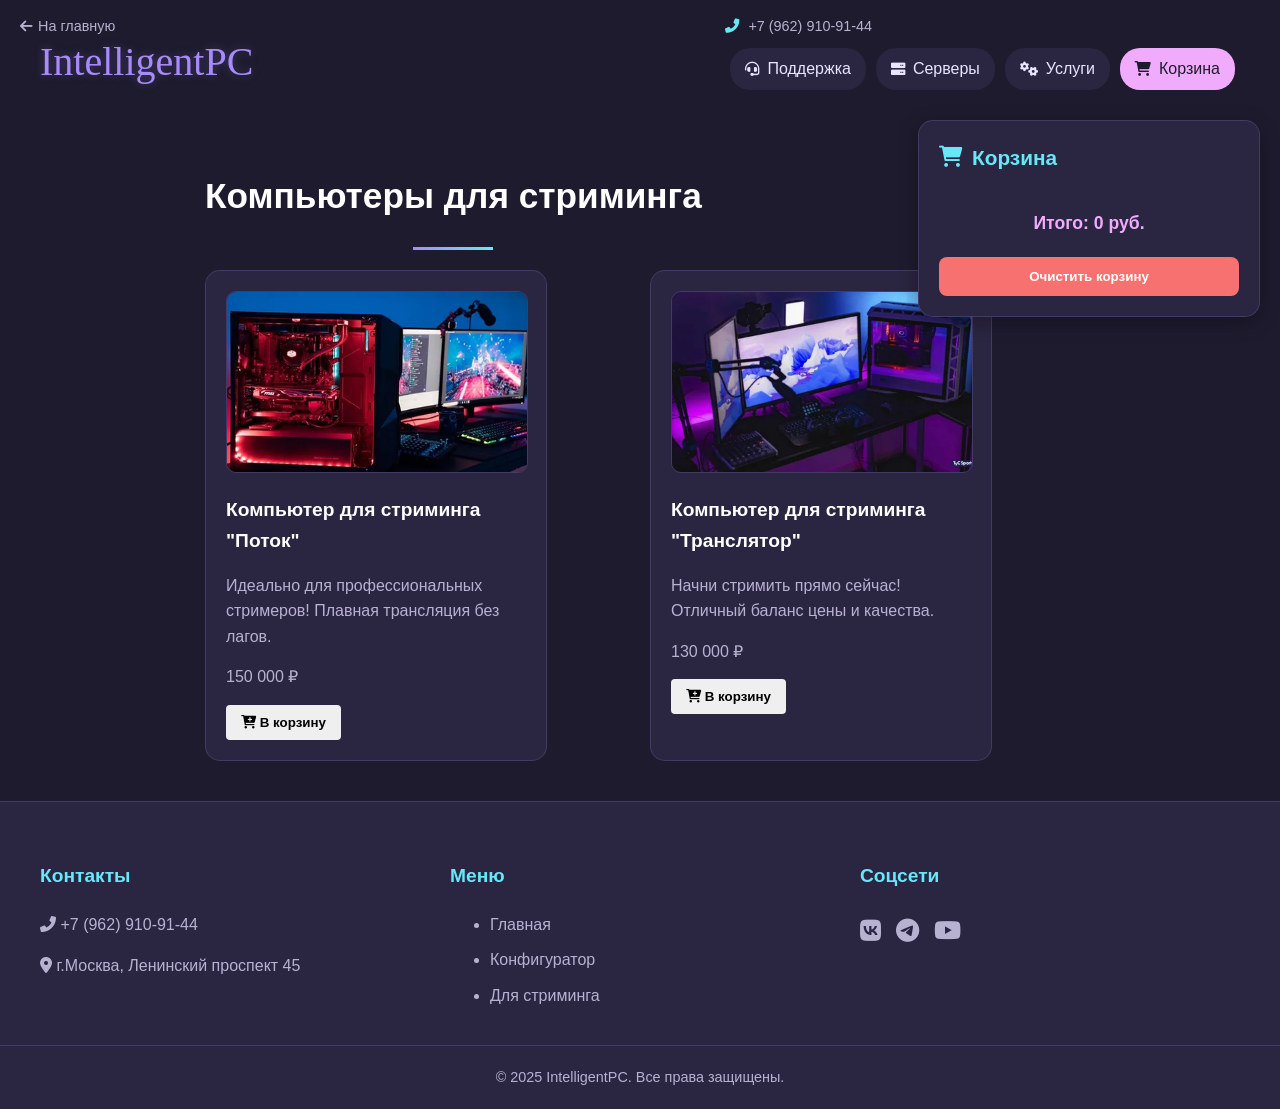
<file: streaming.html>
<!DOCTYPE html>
<html lang="ru">
<head>
    <meta charset="UTF-8">
    <meta name="viewport" content="width=device-width, initial-scale=1.0">
    <title>Компьютеры для стриминга - IntelligentPC</title>
    <link rel="stylesheet" href="style.css">
    <link rel="stylesheet" href="https://cdnjs.cloudflare.com/ajax/libs/font-awesome/6.0.0-beta3/css/all.min.css">
</head>
<body>
    <header>
        <div class="back-to-home">
            <a href="index.html"><i class="fas fa-arrow-left"></i> На главную</a>
        </div>
        <div class="header-container">
            <div class="logo">IntelligentPC</div>
            <div class="header-right">
                <div class="contact-info">
                    <i class="fas fa-phone-alt"></i> +7 (962) 910-91-44
                </div>
                <nav>
                    <a href="support.html"><i class="fas fa-headset"></i> Поддержка</a>
                    <a href="servers.html"><i class="fas fa-server"></i> Серверы</a>
                    <a href="services.html"><i class="fas fa-cogs"></i> Услуги</a>
                    <a href="#cart" class="cart-link"><i class="fas fa-shopping-cart"></i> Корзина</a>
                </nav>
            </div>
        </div>
    </header>

    <main>
        <div class="right-column">
            <h1 class="page-title">Компьютеры для стриминга</h1>
            
            <div class="product-list">
                <div class="product-card">
                    <img src="pic/streaming.png" alt="Компьютер для стриминга 1">
                    <h3>Компьютер для стриминга "Поток"</h3>
                    <p>Идеально для профессиональных стримеров! Плавная трансляция без лагов.</p>
                    <p class="price">150 000 ₽</p>
                    <button data-id="streaming-1" data-name="Компьютер для стриминга 'Поток'" data-price="150000">
                        <i class="fas fa-cart-plus"></i> В корзину
                    </button>
                </div>
            
                <div class="product-card">
                    <img src="pic/streaming2.png" alt="Компьютер для стриминга 2">
                    <h3>Компьютер для стриминга "Транслятор"</h3>
                    <p>Начни стримить прямо сейчас! Отличный баланс цены и качества.</p>
                    <p class="price">130 000 ₽</p>
                    <button data-id="streaming-2" data-name="Компьютер для стриминга 'Транслятор'" data-price="130000">
                        <i class="fas fa-cart-plus"></i> В корзину
                    </button>
                </div>
            </div>
        </div>

        <aside id="cart">
            <h2><i class="fas fa-shopping-cart"></i> Корзина</h2>
            <ul id="cart-items">
                <!-- Товары будут добавляться здесь -->
            </ul>
            <div id="cart-total">
                Итого: 0 руб.
            </div>
            <button id="clear-cart-button">Очистить корзину</button>
        </aside>
    </main>

    <footer>
        <div class="footer-content">
            <div class="footer-section">
                <h3>Контакты</h3>
                <p><i class="fas fa-phone-alt"></i> +7 (962) 910-91-44</p>
                <p><i class="fas fa-map-marker-alt"></i> г.Москва, Ленинский проспект 45</p>
            </div>
            <div class="footer-section">
                <h3>Меню</h3>
                <ul>
                    <li><a href="index.html">Главная</a></li>
                    <li><a href="config.html">Конфигуратор</a></li>
                    <li><a href="streaming.html">Для стриминга</a></li>
                </ul>
            </div>
            <div class="footer-section">
                <h3>Соцсети</h3>
                <div class="social-links">
                    <a href="#"><i class="fab fa-vk"></i></a>
                    <a href="https://t.me/magnoliagod"><i class="fab fa-telegram"></i></a>
                    <a href="#"><i class="fab fa-youtube"></i></a>
                </div>
            </div>
        </div>
        <div class="footer-bottom">
            <div class="copyright">© 2025 IntelligentPC. Все права защищены.</div>
        </div>
    </footer>

    <script src="korzina.js"></script>
</body>
</html>
</file>
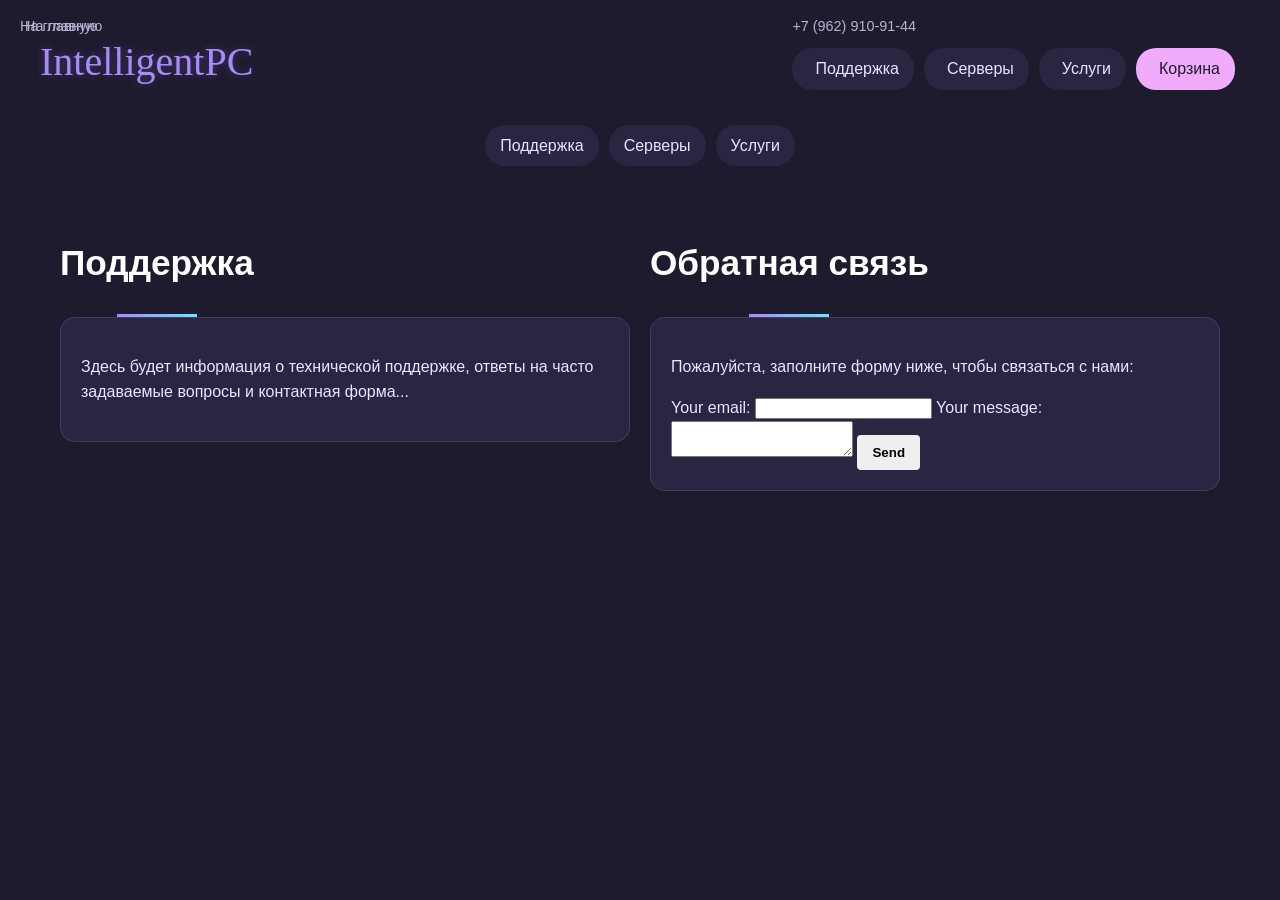
<file: support.html>
<!DOCTYPE html>
<html lang="ru">
<head>
    <meta charset="UTF-8">
    <meta name="viewport" content="width=device-width, initial-scale=1.0">
    <title>Поддержка - IntelligentPC</title>
    <link rel="stylesheet" href="style.css">
</head>
<body>

    <header>
        <div class="back-to-home">
            <a href="index.html"><i class="fas fa-arrow-left"></i> На главную</a>
        </div>
        <div class="header-container">
            <div class="logo">IntelligentPC</div>
            <div class="header-right">
                <div class="contact-info">
                    <i class="fas fa-phone-alt"></i> +7 (962) 910-91-44
                </div>
                <nav>
                    <a href="support.html"><i class="fas fa-headset"></i> Поддержка</a>
                    <a href="servers.html"><i class="fas fa-server"></i> Серверы</a>
                    <a href="services.html"><i class="fas fa-cogs"></i> Услуги</a>
                    <a href="#cart" class="cart-link"><i class="fas fa-shopping-cart"></i> Корзина</a>
                </nav>
            </div>
        </div>
    </header>

    <nav>
        <a href="support.html">Поддержка</a>
        <a href="servers.html">Серверы</a>
        <a href="services.html">Услуги</a>
    </nav>

    <main>
        <div class="right-column">
            <h2 class="page-title">Поддержка</h2>
            <div class="content-section">
                <p>Здесь будет информация о технической поддержке, ответы на часто задаваемые вопросы и контактная форма...</p>
            </div>
        </div>
        <div class="right-column">
            <h2 class="page-title">Обратная связь</h2>
            <div class="content-section">
                <p>Пожалуйста, заполните форму ниже, чтобы связаться с нами:</p>
                <form
  action="https://formspree.io/f/mzzrjzpq"
  method="POST"
>
  <label>
    Your email:
    <input type="email" name="email">
  </label>
  <label>
    Your message:
    <textarea name="message"></textarea>
  </label>
  <!-- your other form fields go here -->
  <button type="submit">Send</button>
</form>
                <div id="form-result"></div>
            </div>
        </div>

        <div class="back-to-home">
            <a href="index.html">На главную</a>
        </div>
    </main>
    <script src="app.js"></script>
</body>
</html>
</file>
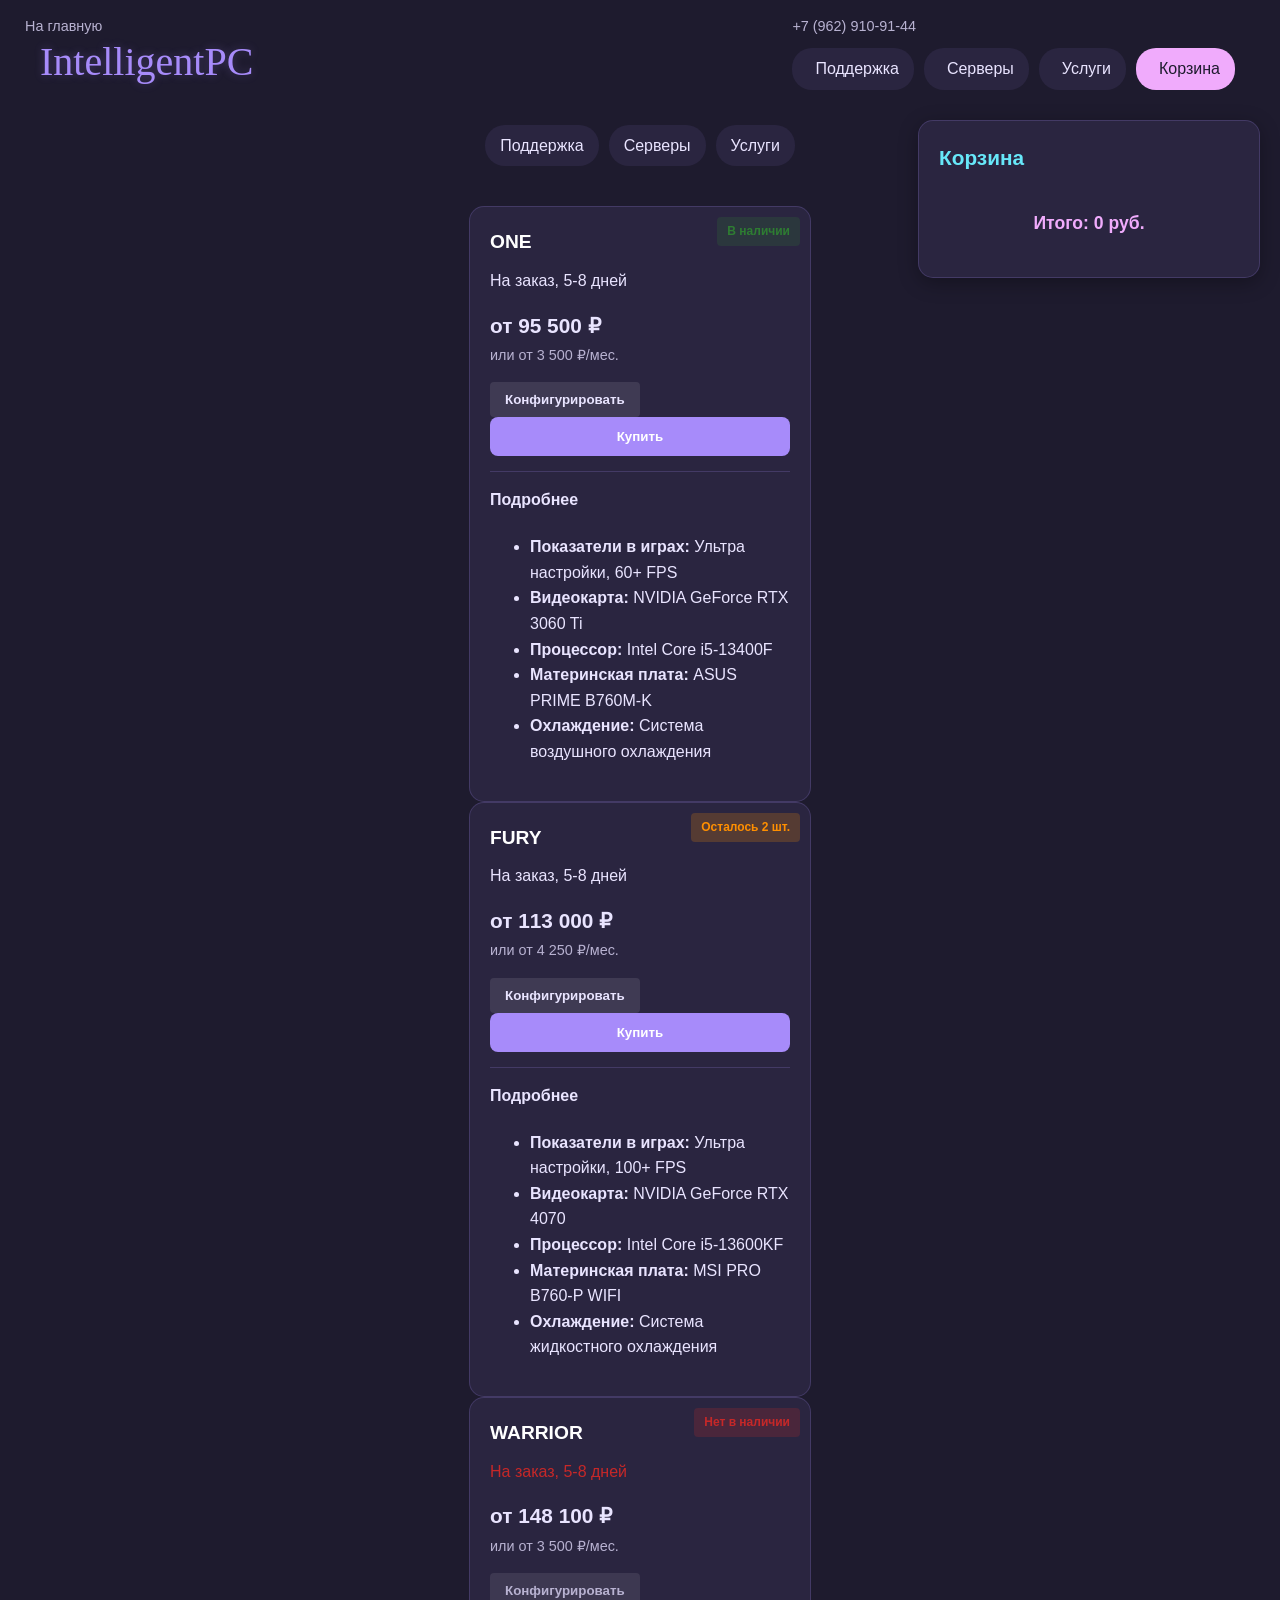
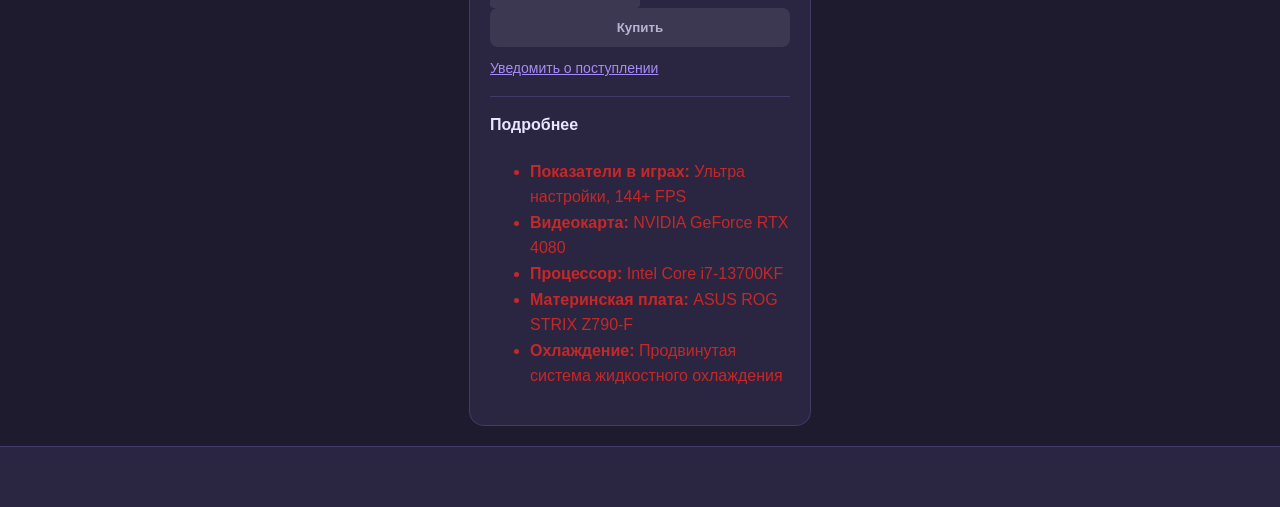
<file: upto150k.html>
<!DOCTYPE html>
<html lang="ru">

<head>
    <meta charset="UTF-8">
    <meta name="viewport" content="width=device-width, initial-scale=1.0">
    <title>Сборки до 150.000 руб. - IntelligentPC</title>
    <link rel="stylesheet" href="style.css">
</head>

<body>
    <header>
        <div class="back-to-home">
            <a href="index.html"><i class="fas fa-arrow-left"></i> На главную</a>
        </div>
        <div class="header-container">
            <div class="logo">IntelligentPC</div>
            <div class="header-right">
                <div class="contact-info">
                    <i class="fas fa-phone-alt"></i> +7 (962) 910-91-44
                </div>
                <nav>
                    <a href="support.html"><i class="fas fa-headset"></i> Поддержка</a>
                    <a href="servers.html"><i class="fas fa-server"></i> Серверы</a>
                    <a href="services.html"><i class="fas fa-cogs"></i> Услуги</a>
                    <a href="#cart" class="cart-link"><i class="fas fa-shopping-cart"></i> Корзина</a>
                </nav>
            </div>
        </div>
    </header>

    <nav>
        <a href="support.html">Поддержка</a>
        <a href="servers.html">Серверы</a>
        <a href="services.html">Услуги</a>
    </nav>

    <main>
       <div class="product-cards-container">
  <!-- Карточка ONE -->
  <div class="product-card">
    <h3>ONE</h3>
    <div class="availability in-stock">В наличии</div>
    <div class="delivery-time">На заказ, 5-8 дней</div>
    <div class="price">
      <span class="main-price">от 95 500 ₽</span>
      <span class="installment">или от 3 500 ₽/мес.</span>
    </div>
    <button class="configure-btn">Конфигурировать</button>
    <button class="buy-btn">Купить</button>
    
    <div class="details">
      <h4>Подробнее</h4>
      <ul>
        <li><strong>Показатели в играх:</strong> Ультра настройки, 60+ FPS</li>
        <li><strong>Видеокарта:</strong> NVIDIA GeForce RTX 3060 Ti</li>
        <li><strong>Процессор:</strong> Intel Core i5-13400F</li>
        <li><strong>Материнская плата:</strong> ASUS PRIME B760M-K</li>
        <li><strong>Охлаждение:</strong> Система воздушного охлаждения</li>
      </ul>
    </div>
  </div>

  <!-- Карточка FURY -->
  <div class="product-card">
    <h3>FURY</h3>
    <div class="availability low-stock">Осталось 2 шт.</div>
    <div class="delivery-time">На заказ, 5-8 дней</div>
    <div class="price">
      <span class="main-price">от 113 000 ₽</span>
      <span class="installment">или от 4 250 ₽/мес.</span>
    </div>
    <button class="configure-btn">Конфигурировать</button>
    <button class="buy-btn">Купить</button>
    
    <div class="details">
      <h4>Подробнее</h4>
      <ul>
        <li><strong>Показатели в играх:</strong> Ультра настройки, 100+ FPS</li>
        <li><strong>Видеокарта:</strong> NVIDIA GeForce RTX 4070</li>
        <li><strong>Процессор:</strong> Intel Core i5-13600KF</li>
        <li><strong>Материнская плата:</strong> MSI PRO B760-P WIFI</li>
        <li><strong>Охлаждение:</strong> Система жидкостного охлаждения</li>
      </ul>
    </div>
  </div>

  <!-- Карточка WARRIOR (нет в наличии) -->
  <div class="product-card out-of-stock">
    <h3>WARRIOR</h3>
    <div class="availability out-of-stock">Нет в наличии</div>
    <div class="delivery-time">На заказ, 5-8 дней</div>
    <div class="price">
      <span class="main-price">от 148 100 ₽</span>
      <span class="installment">или от 3 500 ₽/мес.</span>
    </div>
    <button class="configure-btn" disabled>Конфигурировать</button>
    <button class="buy-btn" disabled>Купить</button>
    <div class="notify-me">Уведомить о поступлении</div>
    
    <div class="details">
      <h4>Подробнее</h4>
      <ul>
        <li><strong>Показатели в играх:</strong> Ультра настройки, 144+ FPS</li>
        <li><strong>Видеокарта:</strong> NVIDIA GeForce RTX 4080</li>
        <li><strong>Процессор:</strong> Intel Core i7-13700KF</li>
        <li><strong>Материнская плата:</strong> ASUS ROG STRIX Z790-F</li>
        <li><strong>Охлаждение:</strong> Продвинутая система жидкостного охлаждения</li>
      </ul>
    </div>
  </div>
</div>

    </main>

    <aside id="cart">
        <h2>Корзина</h2>
        <ul id="cart-items">
            <!-- Здесь будут добавляться товары -->
        </ul>
        <div id="cart-total">
            Итого: 0 руб.
        </div>
    </aside>

    <footer></footer>
    <script src="korzina.js"></script>
</body>

</html>
</file>
<file: style.css>
/* Основные цвета и переменные */
:root {
    --primary-color: #a78bfa; /* Нежный фиолетовый */
    --secondary-color: #67e8f9; /* Нежный голубой */
    --accent-color: #f0abfc; /* Нежный розовый */
    --dark-bg: #1e1b2e; /* Темный фон */
    --card-bg: #2a2540; /* Фон карточек */
    --text-color: #e9e4ff; /* Основной текст */
    --text-muted: #b8b2d1; /* Приглушенный текст */
    --border-color: rgba(167, 139, 250, 0.2); /* Цвет границ */
    --danger-color: #f87171; /* Цвет для опасных действий */
}

/* Общие стили */
body {
    font-family: 'Segoe UI', Tahoma, Geneva, Verdana, sans-serif;
    background-color: var(--dark-bg);
    color: var(--text-color);
    margin: 0;
    padding: 0;
    line-height: 1.6;
}

/* Шапка */
.header-container {
    display: flex;
    justify-content: space-between;
    align-items: center;
    max-width: 1200px;
    margin: 0 auto;
    padding: 15px 20px;
    width: 100%;
}

.logo {
    font-family: 'Brush Script MT', cursive;
    font-size: 2.5em;
    color: var(--primary-color);
    text-shadow: 0 0 10px rgba(167, 139, 250, 0.3);
}

.contact-info {
    font-size: 0.9em;
    color: var(--text-muted);
    margin-bottom: 10px;
}

.contact-info i {
    margin-right: 5px;
    color: var(--secondary-color);
}

/* Навигация */
nav {
    display: flex;
    justify-content: center;
    margin-bottom: 20px;
    flex-wrap: wrap;
}

nav a {
    display: inline-flex;
    align-items: center;
    padding: 8px 15px;
    margin: 0 5px;
    text-decoration: none;
    color: var(--text-color);
    background-color: var(--card-bg);
    border-radius: 20px;
    transition: all 0.3s ease;
}

nav a i {
    margin-right: 8px;
    font-size: 0.9em;
}

nav a:hover {
    background-color: var(--primary-color);
    color: white;
    transform: translateY(-2px);
}

.cart-link {
    background-color: var(--accent-color) !important;
    color: #1e1b2e !important;
}

/* Основное содержимое */
main {
    display: flex;
    justify-content: center;
    width: 100%;
    padding: 20px;
    max-width: 1200px;
    margin: 0 auto;
    box-sizing: border-box;
    gap: 20px;
}

.left-column {
    width: 25%;
}

.right-column {
    width: 75%;
}

/* Карточки категорий */
.category-block {
    background-color: var(--card-bg);
    border-radius: 15px;
    padding: 20px;
    margin-bottom: 20px;
    border: 1px solid var(--border-color);
}

.category-block h3 {
    color: var(--secondary-color);
    margin-top: 0;
    margin-bottom: 15px;
    font-size: 1.2em;
    display: flex;
    align-items: center;
    gap: 10px;
}

.category-block ul {
    list-style: none;
    padding: 0;
    margin: 0;
}

.category-block li {
    margin-bottom: 8px;
}

.category-block li a {
    color: var(--text-muted);
    text-decoration: none;
    display: flex;
    align-items: center;
    gap: 8px;
    padding: 8px 12px;
    border-radius: 10px;
    transition: all 0.3s ease;
}

.category-block li a:hover {
    background-color: rgba(167, 139, 250, 0.1);
    color: var(--text-color);
}

/* Герой-секция */
.hero {
    background: linear-gradient(135deg, rgba(103, 232, 249, 0.1), rgba(167, 139, 250, 0.1));
    border-radius: 15px;
    padding: 40px;
    margin-bottom: 30px;
    text-align: center;
    border: 1px solid var(--border-color);
}

.hero h1 {
    font-size: 2.5em;
    margin-bottom: 15px;
    color: white;
}

.hero p {
    font-size: 1.2em;
    margin-bottom: 25px;
    color: var(--text-muted);
    max-width: 600px;
    margin-left: auto;
    margin-right: auto;
}

.cta-button {
    display: inline-block;
    padding: 12px 30px;
    background-color: var(--primary-color);
    color: white;
    text-decoration: none;
    border-radius: 30px;
    font-weight: bold;
    transition: all 0.3s ease;
    box-shadow: 0 4px 15px rgba(167, 139, 250, 0.3);
}

.cta-button:hover {
    background-color: #8c6cfd;
    transform: translateY(-3px);
    box-shadow: 0 6px 20px rgba(167, 139, 250, 0.4);
}

/* Карточки товаров */
.product-list {
    display: grid;
    grid-template-columns: repeat(auto-fill, minmax(280px, 1fr));
    gap: 20px;
    padding: 20px 0;
}

.product-card {
    background-color: var(--card-bg);
    border-radius: 15px;
    padding: 20px;
    transition: all 0.3s ease;
    border: 1px solid var(--border-color);
    position: relative;
}

.product-card:hover {
    transform: translateY(-5px);
    box-shadow: 0 10px 20px rgba(0, 0, 0, 0.2);
    border-color: rgba(167, 139, 250, 0.3);
}

.product-card img {
    width: 100%;
    height: 180px;
    object-fit: cover;
    border-radius: 10px;
    margin-bottom: 15px;
    border: 1px solid var(--border-color);
}

.product-card h3 {
    margin-top: 0;
    margin-bottom: 10px;
    color: white;
    font-size: 1.2em;
}

.product-card p {
    margin-bottom: 15px;
    color: var(--text-muted);
}

/* Индикатор наличия товара */
.availability {
    position: absolute;
    top: 15px;
    right: 15px;
    padding: 5px 10px;
    border-radius: 4px;
    font-size: 12px;
    font-weight: bold;
}

.in-stock {
    background-color: rgba(46, 125, 50, 0.2);
    color: #2e7d32;
}

.low-stock {
    background-color: rgba(255, 143, 0, 0.2);
    color: #ff8f00;
}

.out-of-stock {
    background-color: rgba(198, 40, 40, 0.2);
    color: #c62828;
}

/* Цена товара */
.price {
    margin: 15px 0;
}

.main-price {
    font-size: 20px;
    font-weight: bold;
    display: block;
    color: var(--text-color);
}

.installment {
    font-size: 14px;
    color: var(--text-muted);
}

/* Кнопки товаров */
button {
    padding: 10px 15px;
    margin-right: 10px;
    border: none;
    border-radius: 4px;
    cursor: pointer;
    font-weight: bold;
    transition: all 0.3s ease;
}

.configure-btn {
    background-color: rgba(245, 245, 245, 0.1);
    color: var(--text-color);
}

.buy-btn {
    background-color: var(--primary-color);
    color: white;
    width: 100%;
    padding: 12px;
    border-radius: 8px;
    font-weight: 600;
}

button:disabled {
    background-color: rgba(224, 224, 224, 0.1);
    color: var(--text-muted);
    cursor: not-allowed;
}

.notify-me {
    color: var(--primary-color);
    text-decoration: underline;
    cursor: pointer;
    margin-top: 10px;
    font-size: 14px;
    display: inline-block;
}

/* Детали товара */
.details {
    margin-top: 15px;
    border-top: 1px solid var(--border-color);
    padding-top: 15px;
}

.details h4 {
    margin-top: 0;
    color: var(--text-color);
}

.accessories {
    margin-top: 30px;
    padding: 20px;
    background-color: var(--card-bg);
    border-radius: 15px;
}

.accessories ul {
    list-style-type: none;
    padding: 0;
}

.accessories li {
    padding: 5px 0;
    color: var(--text-muted);
}

/* Корзина */
#cart {
    position: fixed;
    top: 120px;
    right: 20px;
    width: 300px;
    background-color: var(--card-bg);
    border-radius: 15px;
    padding: 20px;
    box-shadow: 0 5px 20px rgba(0, 0, 0, 0.3);
    border: 1px solid var(--border-color);
    z-index: 1000;
}

#cart h2 {
    margin-top: 0;
    margin-bottom: 15px;
    font-size: 1.3em;
    color: var(--secondary-color);
    display: flex;
    align-items: center;
    gap: 10px;
}

#cart-items {
    list-style: none;
    padding: 0;
    margin: 0 0 15px 0;
    max-height: 400px;
    overflow-y: auto;
}

.cart-item {
    display: flex;
    justify-content: space-between;
    align-items: center;
    padding: 12px 0;
    border-bottom: 1px solid var(--border-color);
}

.cart-item:last-child {
    border-bottom: none;
}

.cart-item-name {
    flex: 1;
    margin-right: 10px;
    font-size: 0.9em;
}

.cart-item-quantity {
    display: flex;
    align-items: center;
    margin: 0 10px;
}

.cart-item-quantity button {
    background: rgba(167, 139, 250, 0.2);
    color: var(--text-color);
    border: none;
    width: 25px;
    height: 25px;
    cursor: pointer;
    border-radius: 50%;
    display: flex;
    align-items: center;
    justify-content: center;
    transition: all 0.3s ease;
}

.cart-item-quantity button:hover {
    background: var(--primary-color);
}

.cart-item-quantity span {
    margin: 0 10px;
    min-width: 20px;
    text-align: center;
}

#cart-total {
    font-weight: bold;
    margin: 20px 0;
    text-align: center;
    font-size: 1.1em;
    color: var(--accent-color);
}

#clear-cart-button {
    width: 100%;
    padding: 12px;
    background-color: var(--danger-color);
    color: white;
    border: none;
    border-radius: 8px;
    cursor: pointer;
    font-weight: 600;
    transition: all 0.3s ease;
}

#clear-cart-button:hover {
    background-color: #ef4444;
}

/* Анимация при добавлении в корзину */
@keyframes cartBounce {
    0% { transform: scale(1); }
    50% { transform: scale(1.1); }
    100% { transform: scale(1); }
}

.cart-updated {
    animation: cartBounce 0.5s;
}

/* Подвал */
footer {
    background-color: var(--card-bg);
    padding: 40px 0 20px;
    margin-top: 50px;
    border-top: 1px solid var(--border-color);
}

.footer-content {
    display: grid;
    grid-template-columns: repeat(auto-fit, minmax(250px, 1fr));
    gap: 30px;
    max-width: 1200px;
    margin: 0 auto;
    padding: 0 20px;
}

.footer-section h3 {
    color: var(--secondary-color);
    margin-bottom: 20px;
    font-size: 1.2em;
}

.footer-section p, .footer-section li {
    color: var(--text-muted);
    margin-bottom: 10px;
}

.footer-section a {
    color: var(--text-muted);
    text-decoration: none;
    transition: color 0.3s ease;
}

.footer-section a:hover {
    color: var(--primary-color);
}

.social-links {
    display: flex;
    gap: 15px;
}

.social-links a {
    color: var(--text-muted);
    font-size: 1.5em;
    transition: color 0.3s ease;
}

.social-links a:hover {
    color: var(--accent-color);
}

.footer-bottom {
    text-align: center;
    padding-top: 20px;
    margin-top: 20px;
    border-top: 1px solid var(--border-color);
    color: var(--text-muted);
    font-size: 0.9em;
}

/* Общие стили для всех страниц */
.page-title {
    color: white;
    text-align: center;
    margin-bottom: 30px;
    font-size: 2em;
    position: relative;
    padding-bottom: 15px;
}

.page-title::after {
    content: '';
    position: absolute;
    bottom: 0;
    left: 50%;
    transform: translateX(-50%);
    width: 80px;
    height: 3px;
    background: linear-gradient(90deg, var(--primary-color), var(--secondary-color));
}

.content-section {
    background-color: var(--card-bg);
    padding: 20px;
    border-radius: 15px;
    margin-bottom: 20px;
    border: 1px solid var(--border-color);
}

.back-to-home {
    position: absolute;
    top: 15px;
    left: 20px;
}

.back-to-home a {
    color: var(--text-muted);
    text-decoration: none;
    font-size: 0.9em;
    transition: color 0.3s ease;
    display: flex;
    align-items: center;
    gap: 5px;
}

.back-to-home a:hover {
    color: var(--primary-color);
}

/* Навигация для слабовидящих */
.accessibility-nav {
    display: flex;
    justify-content: center;
    gap: 5px;
    padding: 5px;
    background-color: var(--card-bg);
    border-bottom: 1px solid var(--border-color);
    width: 100%;
    box-sizing: border-box;
}

.accessibility-nav button {
    padding: 6px 10px;
    border: none;
    border-radius: 5px;
    cursor: pointer;
    background-color: rgba(167, 139, 250, 0.2);
    color: var(--text-color);
    transition: background-color 0.3s ease;
    font-size: 0.8em;
    min-width: 120px;
    text-align: center;
}

.accessibility-nav button:hover {
    background-color: var(--primary-color);
}

body.larger-font {
    font-size: 1.2em;
}

body.high-contrast {
    background-color: black;
    color: white;
}

body.high-contrast a {
    color: lightblue;
}

/* Адаптивность */
@media (max-width: 768px) {
    .header-container {
        flex-direction: column;
        text-align: center;
        gap: 15px;
    }
    
    main {
        flex-direction: column;
    }
    
    .left-column, .right-column {
        width: 100%;
    }
    
    #cart {
        position: static;
        width: 100%;
        margin-top: 20px;
    }
    
    .product-list {
        grid-template-columns: 1fr;
    }
    
    .accessibility-nav {
        flex-direction: column;
        align-items: center;
    }
    
    .accessibility-nav button {
        width: 90%;
        margin-bottom: 5px;
    }
}
/* config.html specific styles */
.container {
    max-width: 1200px;
    margin: 0 auto;
    padding: 20px;
}

.configurator {
    display: grid;
    grid-template-columns: 1fr 350px;
    gap: 30px;
    margin-top: 30px;
}

.components-section {
    display: flex;
    flex-direction: column;
    gap: 25px;
}

.component-category {
    background: var(--card-bg);
    padding: 20px;
    border-radius: 12px;
    border: 1px solid var(--border-color);
}

.component-category select {
    width: 100%;
    padding: 12px;
    background: rgba(255,255,255,0.05);
    border: 1px solid var(--border-color);
    border-radius: 8px;
    color: var(--text-color);
    font-size: 16px;
    margin-top: 10px;
}

.summary-section {
    background: var(--card-bg);
    padding: 20px;
    border-radius: 12px;
    border: 1px solid var(--border-color);
    height: fit-content;
    position: sticky;
    top: 20px;
}

#build-summary {
    min-height: 300px;
    margin: 15px 0;
    padding: 10px;
    border: 1px dashed var(--border-color);
    border-radius: 8px;
}

.summary-actions {
    display: grid;
    grid-template-columns: 1fr 1fr;
    gap: 15px;
    margin-top: 20px;
}

.buy-button {
    background: var(--accent-color) !important;
    color: var(--dark-bg) !important;
}

/* Адаптивность */
@media (max-width: 768px) {
    .configurator {
        grid-template-columns: 1fr;
    }
    
    .summary-section {
        position: static;
    }
    
    .summary-actions {
        grid-template-columns: 1fr;
    }
}
/* Исправление для подвала */
footer {
    position: relative;
    width: 100%;
    bottom: 0;
    margin-top: auto;
}

body {
    display: flex;
    flex-direction: column;
    min-height: 100vh;
}

main {
    flex: 1;
}
.services-block {
    margin-top: 40px;
}

.section-title {
    color: white;
    text-align: center;
    margin-bottom: 30px;
    font-size: 1.8em;
    position: relative;
    padding-bottom: 15px;
}

.section-title::after {
    content: '';
    position: absolute;
    bottom: 0;
    left: 50%;
    transform: translateX(-50%);
    width: 80px;
    height: 3px;
    background: linear-gradient(90deg, var(--primary-color), var(--secondary-color));
}

.service-item-link {
    text-decoration: none;
    display: block;
    margin-bottom: 20px;
}

.service-item {
    display: flex;
    background: var(--card-bg);
    border-radius: 15px;
    overflow: hidden;
    transition: all 0.3s ease;
    border: 1px solid var(--border-color);
}

.service-item:hover {
    transform: translateY(-5px);
    box-shadow: 0 10px 20px rgba(0, 0, 0, 0.2);
    border-color: rgba(167, 139, 250, 0.3);
}

.service-item img {
    width: 200px;
    height: 200px;
    object-fit: cover;
}

.service-info {
    padding: 20px;
    flex: 1;
}

.service-info h3 {
    margin-top: 0;
    color: white;
    font-size: 1.3em;
}

.service-info p {
    color: var(--text-muted);
    margin-bottom: 0;
}

/* Адаптивность для популярных категорий */
@media (max-width: 768px) {
    .service-item {
        flex-direction: column;
    }
    
    .service-item img {
        width: 100%;
        height: 150px;
    }
}






/* Мобильная адаптация */
@media (max-width: 768px) {
    /* Общие стили */
    body {
        font-size: 14px;
    }
    
    /* Шапка */
    .header-container {
        flex-direction: column;
        padding: 10px;
        text-align: center;
    }
    
    .header-right {
        width: 100%;
        margin-top: 10px;
    }
    
    .contact-info {
        margin-bottom: 5px;
        font-size: 0.8em;
    }
    
    nav {
        flex-wrap: wrap;
        justify-content: center;
    }
    
    nav a {
        margin: 3px;
        padding: 6px 10px;
        font-size: 0.9em;
    }
    
    .logo {
        font-size: 2em;
        margin-bottom: 5px;
    }
    
    /* Основное содержимое */
    main {
        flex-direction: column;
        padding: 10px;
    }
    
    .left-column, 
    .right-column {
        width: 100%;
    }
    
    .left-column {
        order: 2;
        margin-top: 20px;
    }
    
    .right-column {
        order: 1;
    }
    
    /* Корзина */
    #cart {
        position: static;
        width: 100%;
        margin: 20px 0;
        box-shadow: none;
    }
    
    /* Герой-секция */
    .hero {
        padding: 20px;
    }
    
    .hero h1 {
        font-size: 1.8em;
    }
    
    .hero p {
        font-size: 1em;
    }
    
    /* Карточки товаров */
    .product-list {
        grid-template-columns: 1fr;
    }
    
    .product-card {
        padding: 15px;
    }
    
    .product-card img {
        height: 150px;
    }
    
    /* Футер */
    .footer-content {
        grid-template-columns: 1fr;
        gap: 20px;
    }
    
    .footer-section {
        text-align: center;
    }
    
    .social-links {
        justify-content: center;
    }
    
    /* Заголовки страниц */
    .page-title {
        font-size: 1.5em;
        padding-bottom: 10px;
    }
    
    /* Кнопка "Назад" */
    .back-to-home {
        position: static;
        text-align: center;
        margin-bottom: 10px;
    }
    
    .back-to-home a {
        display: inline-flex;
        padding: 5px 10px;
        background-color: var(--card-bg);
        border-radius: 20px;
    }
}

/* Адаптация для очень маленьких экранов */
@media (max-width: 480px) {
    /* Еще более компактные стили */
    nav a {
        font-size: 0.8em;
        padding: 5px 8px;
    }
    
    .hero h1 {
        font-size: 1.5em;
    }
    
    .cta-button {
        padding: 10px 20px;
        font-size: 0.9em;
    }
    
    .product-card button {
        padding: 10px;
        font-size: 0.9em;
    }
    
    /* Корзина - компактный вид */
    .cart-item {
        flex-wrap: wrap;
    }
    
    .cart-item-name {
        width: 100%;
        margin-bottom: 5px;
    }
    
    .cart-item-quantity {
        margin: 5px 0;
    }
    
    #clear-cart-button {
        padding: 10px;
    }
}
/* Добавить в конец файла */

/* Сетка товаров */
.products-grid {
    display: grid;
    grid-template-columns: repeat(auto-fill, minmax(280px, 1fr));
    gap: 25px;
    padding: 20px;
    max-width: 1200px;
    margin: 0 auto;
}

/* Стили боковой панели корзины */
.cart-sidebar {
    right: -400px;
    width: 400px;
    transition: right 0.3s;
}

.cart-sidebar.active {
    right: 0;
}

/* Счетчик товаров */
.cart-counter {
    background: var(--accent-color);
    color: var(--dark-bg);
    padding: 2px 8px;
    border-radius: 12px;
    font-size: 0.8em;
    margin-left: 5px;
}

/* Адаптивность */
@media (max-width: 768px) {
    .cart-sidebar {
        width: 100%;
        right: -100%;
    }
    
    .products-grid {
        grid-template-columns: 1fr;
        padding: 10px;
    }
}

@media (max-width: 480px) {
    .cart-sidebar {
        padding: 15px;
    }
    
    .cart-item {
        flex-wrap: wrap;
        font-size: 0.9em;
    }
}
/* Стили для страницы сборок */
.prebuilt-page {
    padding: 20px 0;
    max-width: 1200px;
    margin: 0 auto;
}

.page-header {
    text-align: center;
    margin-bottom: 40px;
    padding: 0 20px;
}

.page-description {
    color: var(--text-muted);
    font-size: 1.1em;
    margin-top: 10px;
}

.products-container {
    padding: 0 20px;
}

.products-grid {
    display: grid;
    grid-template-columns: repeat(auto-fill, minmax(280px, 1fr));
    gap: 25px;
    justify-items: center;
}

.product-card {
    width: 100%;
    max-width: 300px;
    background-color: var(--card-bg);
    border-radius: 15px;
    overflow: hidden;
    border: 1px solid var(--border-color);
    transition: all 0.3s ease;
}

.product-card:hover {
    transform: translateY(-5px);
    box-shadow: 0 10px 20px rgba(0, 0, 0, 0.2);
    border-color: rgba(167, 139, 250, 0.3);
}

.product-image-container {
    position: relative;
}

.product-image {
    width: 100%;
    height: 200px;
    object-fit: cover;
}

.availability {
    position: absolute;
    top: 10px;
    right: 10px;
    padding: 5px 10px;
    border-radius: 4px;
    font-size: 12px;
    font-weight: bold;
}

.product-info {
    padding: 15px;
}

.product-title {
    margin: 0 0 10px 0;
    font-size: 1.2em;
    color: white;
    min-height: 60px;
}

.price-container {
    margin: 15px 0;
}

.main-price {
    font-size: 1.3em;
    font-weight: bold;
    display: block;
    color: var(--text-color);
}

.installment {
    font-size: 0.9em;
    color: var(--text-muted);
}

.buy-btn {
    width: 100%;
    padding: 12px;
    background-color: var(--primary-color);
    color: white;
    border: none;
    border-radius: 8px;
    cursor: pointer;
    font-weight: 600;
    transition: background 0.3s;
}

.buy-btn:hover {
    background-color: #8c6cfd;
}

/* Адаптивность */
@media (max-width: 768px) {
    .products-grid {
        grid-template-columns: 1fr;
    }
    
    .product-card {
        max-width: 100%;
    }
}
/* Обертка для контента */
.content-wrapper {
    position: relative;
    max-width: 1200px;
    margin: 0 auto;
    padding: 20px;
}

/* Корзина - фиксированная позиция */
.cart-sidebar {
    position: fixed;
    top: 120px;
    right: -400px;
    width: 400px;
    transition: right 0.3s;
    z-index: 1000;
    background-color: var(--card-bg);
    border-radius: 15px 0 0 15px;
    padding: 20px;
    box-shadow: -5px 5px 20px rgba(0, 0, 0, 0.3);
    border: 1px solid var(--border-color);
    border-right: none;
}

.cart-sidebar.active {
    right: 0;
}

.cart-header {
    display: flex;
    justify-content: space-between;
    align-items: center;
    margin-bottom: 15px;
}

.close-cart {
    background: none;
    border: none;
    color: var(--text-muted);
    font-size: 1.5em;
    cursor: pointer;
    transition: color 0.3s;
}

.close-cart:hover {
    color: var(--danger-color);
}

/* Заголовок страницы */
.page-header {
    text-align: center;
    margin-bottom: 40px;
    padding-top: 20px;
}

.page-title {
    font-size: 2.2em;
    margin-bottom: 10px;
    color: white;
    position: relative;
    display: inline-block;
}

.page-title::after {
    content: '';
    position: absolute;
    bottom: -10px;
    left: 50%;
    transform: translateX(-50%);
    width: 80px;
    height: 3px;
    background: linear-gradient(90deg, var(--primary-color), var(--secondary-color));
}

.page-description {
    color: var(--text-muted);
    font-size: 1.1em;
    margin-top: 15px;
}

/* Сетка товаров */
.products-grid {
    display: grid;
    grid-template-columns: repeat(auto-fill, minmax(280px, 1fr));
    gap: 30px;
    padding: 20px 0;
    justify-items: center;
}

/* Адаптивность */
@media (max-width: 768px) {
    .cart-sidebar {
        width: 100%;
        right: -100%;
        top: auto;
        bottom: 0;
        border-radius: 15px 15px 0 0;
        border-right: 1px solid var(--border-color);
        border-bottom: none;
    }
    
    .cart-sidebar.active {
        right: 0;
    }
    
    .products-grid {
        grid-template-columns: 1fr;
    }
    
    .page-title {
        font-size: 1.8em;
    }
}
</file>
<file: cartstyle.css>
body {
    font-family: sans-serif;
    background-color: #1C1D21;
    color: white;
    margin: 0;
    padding: 0;
    display: flex;
    flex-direction: column;
    align-items: center;
    font-size: 16px;
}

header {
    text-align: center;
    padding: 15px 0;
    width: 100%;
    background-color: #3a3c42;
}

.logo {
    font-family: 'Brush Script MT', cursive;
    font-size: 2em;
    color: #fff;
    margin-bottom: 5px;
}

.contact-info {
    font-size: 0.8em;
    color: #aaa;
}

nav {
    display: flex;
    justify-content: center;
    margin-bottom: 10px;
    flex-wrap: wrap;
}

nav a {
    display: block;
    padding: 8px 15px;
    text-decoration: none;
    color: #ccc;
    background-color: #333;
    border-radius: 20px;
    margin: 5px;
    transition: background-color 0.3s ease;
}

nav a:hover {
    background-color: #555;
    color: white;
}

main {
    display: flex;
    justify-content: center;
    width: 100%;
    padding: 10px;
    max-width: 1200px;
    box-sizing: border-box;
}

.left-column {
    width: 25%;
    margin-right: 10px;
    box-sizing: border-box;
}

.right-column {
    width: 70%;
    box-sizing: border-box;
}

.category-block {
    background-color: #222;
    border-radius: 15px;
    padding: 15px;
    margin-bottom: 10px;
}

.category-block h3 {
    margin-top: 0;
    margin-bottom: 5px;
    font-size: 1.1em;
}

.category-block ul {
    list-style: none;
    padding: 0;
    margin: 0;
}

.category-block li {
    margin-bottom: 3px;
}

.category-block li a {
    color: #aaa;
    text-decoration: none;
    display: block;
    padding: 6px 12px;
    border-radius: 10px;
    transition: background-color 0.3s ease;
}

.category-block li a:hover {
    background-color: #444;
    color: white;
}
page-title {
    text-align: center;
    margin-bottom: 15px;
}

.content-section {
    background-color: #222;
    border-radius: 15px;
    padding: 15px;
    margin-bottom: 10px;
}

/* Адаптивность */
@media (max-width: 768px) {
    main {
        flex-direction: column;
        align-items: center;
    }

    .left-column,
    .right-column {
        width: 95%;
        margin-right: 0;
        margin-bottom: 15px;
    }

    .services-block {
        grid-template-columns: 1fr;
    }

    .left-column {
        order: 2;
    }

    .right-column {
        order: 1;
    }
}

/* Навигация для слабовидящих */
.accessibility-nav {
    display: flex;
    justify-content: center;
    gap: 5px;
    padding: 5px;
    background-color: #333;
    border-bottom: 1px solid #555;
    width: 100%;
    box-sizing: border-box;
}

.accessibility-nav button {
    padding: 6px 10px;
    border: none;
    border-radius: 5px;
    cursor: pointer;
    background-color: #555;
    color: #fff;
    transition: background-color 0.3s ease;
    font-size: 0.8em;
    min-width: 120px;
    text-align: center;
}

.accessibility-nav button:hover {
    background-color: #777;
}

body.larger-font {
    font-size: 1.2em;
}

body.high-contrast {
    background-color: black;
    color: white;
}

body.high-contrast a {
    color: lightblue;
}

/* Кнопка возврата на главную */
.back-to-home {
    text-align: center;
    margin-top: 10px;
}

.back-to-home a {
    display: inline-block;
    padding: 8px 15px;
    background-color: transparent;
    color: white;
    text-decoration: none;
    border-radius: 5px;
    border: 1px solid white;
    transition: background-color 0.3s ease, color 0.3s ease;
}

.back-to-home a:hover {
    background-color: #4CAF50;
    color: white;
}

.back-to-home {
    position: absolute;
    top: 5px;
    left: 5px;
}

.shelf {
    background-color: #222;
    padding: 15px;
    margin-bottom: 20px;
    border-radius: 10px;
    text-align: center;
}

.computer-item {
    display: inline-block;
    width: 200px;
    margin: 5px;
    text-align: center;
}

.computer-item img {
    width: 180px;
    height: auto;
    border-radius: 5px;
    margin-bottom: 5px;
}

footer {
    text-align: center;
    padding: 10px 0;
    width: 100%;
    background-color: #1C1D21;
    font-size: 0.8em;
    line-height: 1.4;
}

footer .contact-info {
    margin-bottom: 5px;
}

*:focus-visible {
    outline: 2px solid #007bff;
    outline-offset: 2px;
}

img {
    border: 1px solid #555;
    transition: border-color 0.3s ease;
}

img:hover {
    border-color: #007bff;
}
.product-cards-container {
  display: flex;
  flex-wrap: wrap;
  gap: 20px;
  padding: 20px;
}

.product-card {
  border: 1px solid #e0e0e0;
  border-radius: 8px;
  padding: 20px;
  width: 300px;
  box-shadow: 0 2px 5px rgba(0,0,0,0.1);
  position: relative;
}

.product-card h3 {
  margin-top: 0;
  color: #333;
}

.availability {
  position: absolute;
  top: 15px;
  right: 15px;
  padding: 3px 8px;
  border-radius: 4px;
  font-size: 12px;
  font-weight: bold;
}

.in-stock {
  background-color: #e6f7e6;
  color: #2e7d32;
}

.low-stock {
  background-color: #fff8e1;
  color: #ff8f00;
}

.out-of-stock {
  background-color: #ffebee;
  color: #c62828;
}

.price {
  margin: 15px 0;
}

.main-price {
  font-size: 20px;
  font-weight: bold;
  display: block;
}

.installment {
  font-size: 14px;
  color: #666;
}

button {
  padding: 10px 15px;
  margin-right: 10px;
  border: none;
  border-radius: 4px;
  cursor: pointer;
  font-weight: bold;
}

.configure-btn {
  background-color: #f5f5f5;
  color: #333;
}

.buy-btn {
  background-color: #2196f3;
  color: white;
}

button:disabled {
  background-color: #e0e0e0;
  color: #9e9e9e;
  cursor: not-allowed;
}

.notify-me {
  color: #2196f3;
  text-decoration: underline;
  cursor: pointer;
  margin-top: 10px;
  font-size: 14px;
}

.details {
  margin-top: 15px;
  border-top: 1px solid #eee;
  padding-top: 15px;
}

.details h4 {
  margin-top: 0;
}

.accessories {
  margin-top: 30px;
  padding: 20px;
}

.accessories ul {
  list-style-type: none;
  padding: 0;
}

.accessories li {
  padding: 5px 0;
}

/* Добавьте это в конец cartstyle.css */

/* Стили для корзины */
#cart {
    position: fixed;
    top: 120px; /* Отступ от верхнего края, чтобы не перекрывать header */
    right: 20px;
    width: 300px;
    background-color: #222;
    border: 1px solid #444;
    border-radius: 15px;
    padding: 15px;
    box-shadow: 0 4px 8px rgba(0, 0, 0, 0.3);
    z-index: 1000;
    color: white;
}

#cart h2 {
    margin-top: 0;
    margin-bottom: 15px;
    font-size: 1.2em;
    text-align: center;
    color: #fff;
    border-bottom: 1px solid #444;
    padding-bottom: 10px;
}

#cart-items {
    list-style: none;
    padding: 0;
    margin: 0 0 15px 0;
    max-height: 400px;
    overflow-y: auto;
}

.cart-item {
    display: flex;
    justify-content: space-between;
    align-items: center;
    padding: 10px 0;
    border-bottom: 1px solid #444;
}

.cart-item:last-child {
    border-bottom: none;
}

.cart-item-name {
    flex: 1;
    margin-right: 10px;
    font-size: 0.9em;
}

.cart-item-quantity {
    display: flex;
    align-items: center;
    margin: 0 10px;
}

.cart-item-quantity button {
    background: #444;
    color: white;
    border: none;
    width: 25px;
    height: 25px;
    cursor: pointer;
    border-radius: 3px;
    display: flex;
    align-items: center;
    justify-content: center;
    transition: background-color 0.3s ease;
}

.cart-item-quantity button:hover {
    background: #555;
}

.cart-item-quantity span {
    margin: 0 10px;
    min-width: 20px;
    text-align: center;
}

#cart-total {
    font-weight: bold;
    margin: 15px 0;
    text-align: center;
    font-size: 1.1em;
    color: #4CAF50;
}

#clear-cart-button {
    width: 100%;
    padding: 10px;
    background: #ff4444;
    color: white;
    border: none;
    border-radius: 5px;
    cursor: pointer;
    font-weight: bold;
    transition: background-color 0.3s ease;
}

#clear-cart-button:hover {
    background: #cc0000;
}

/* Анимация при добавлении в корзину */
@keyframes cartBounce {
    0% { transform: scale(1); }
    50% { transform: scale(1.1); }
    100% { transform: scale(1); }
}

.cart-updated {
    animation: cartBounce 0.5s;
}

/* Адаптация для мобильных устройств */
@media (max-width: 768px) {
    #cart {
        position: static;
        width: 90%;
        margin: 20px auto;
        top: auto;
        right: auto;
    }
    
    #cart-items {
        max-height: 200px;
    }
}

/* Стили для кнопок "Купить" в карточках товаров */
.buy-btn {
    background-color: #4CAF50;
    color: white;
    transition: background-color 0.3s ease;
}

.buy-btn:hover {
    background-color: #45a049;
}

.buy-btn:disabled {
    background-color: #555;
    cursor: not-allowed;
}
</file>
